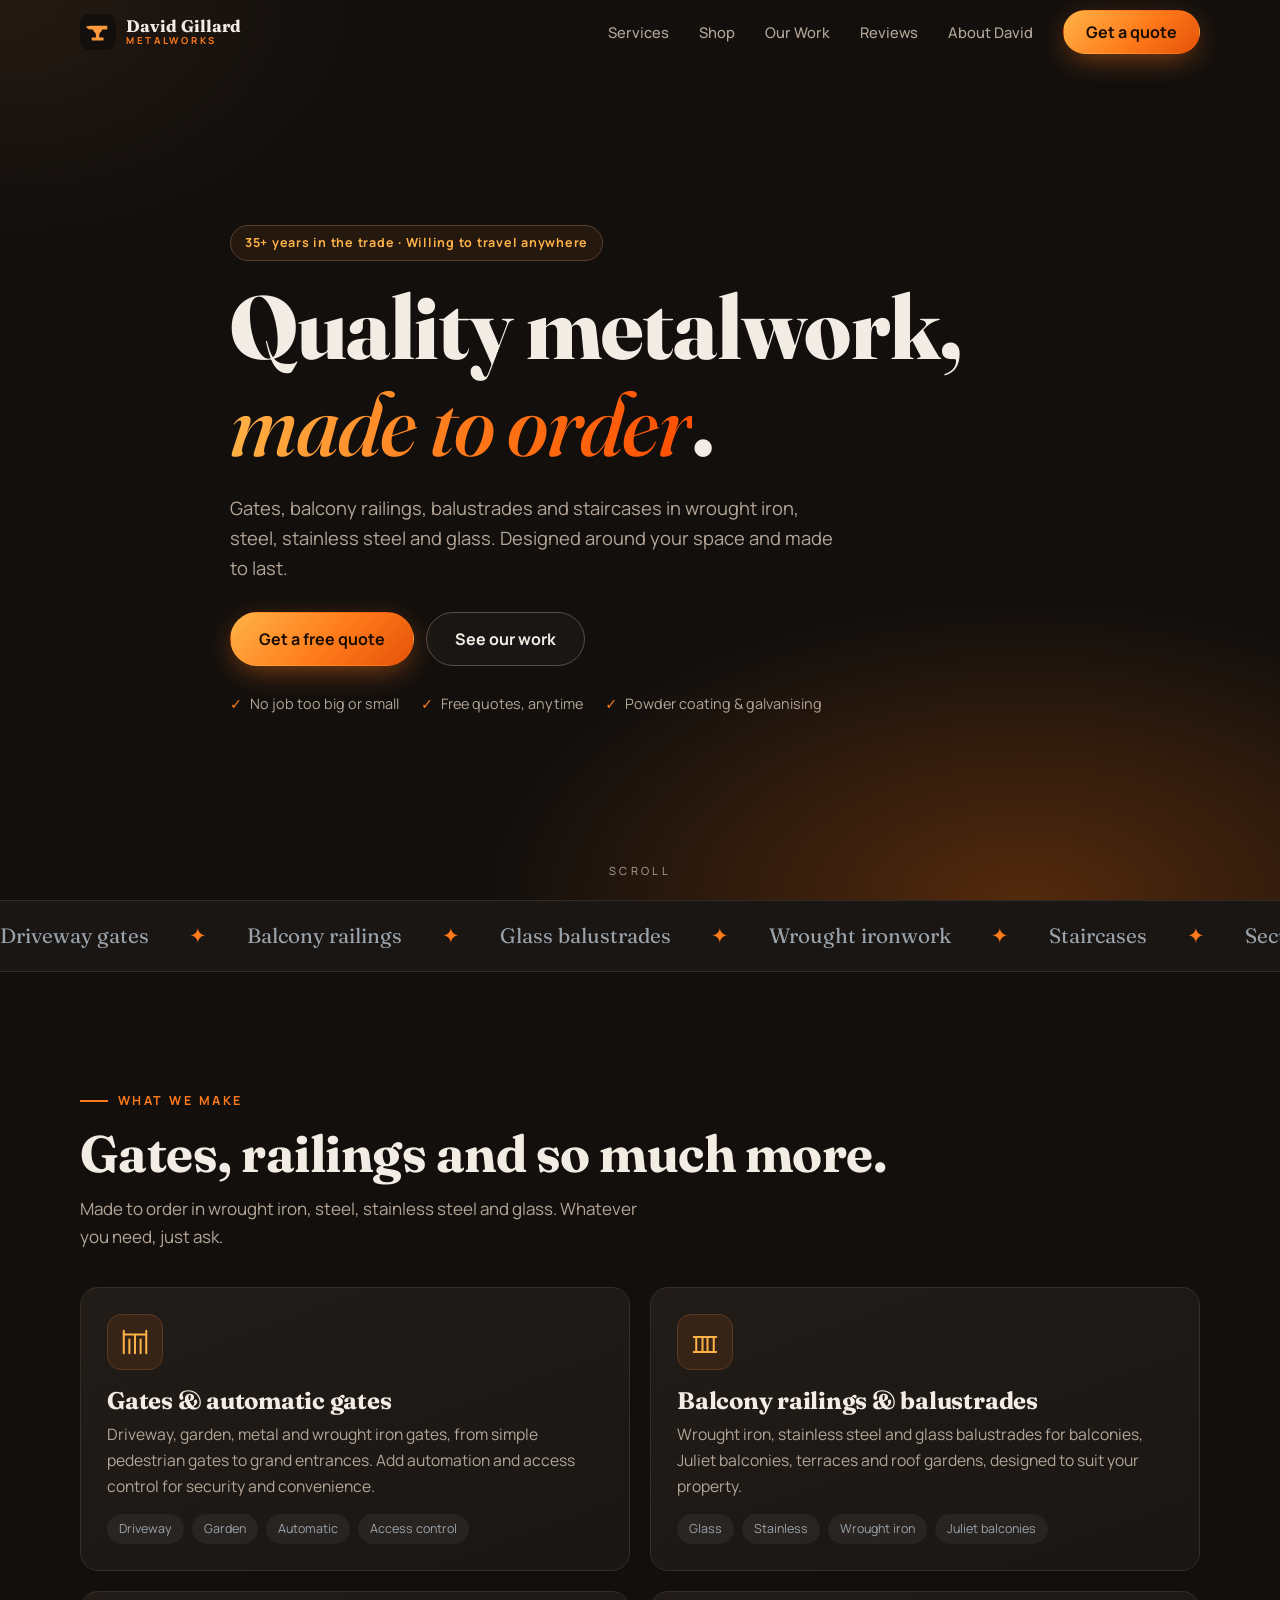
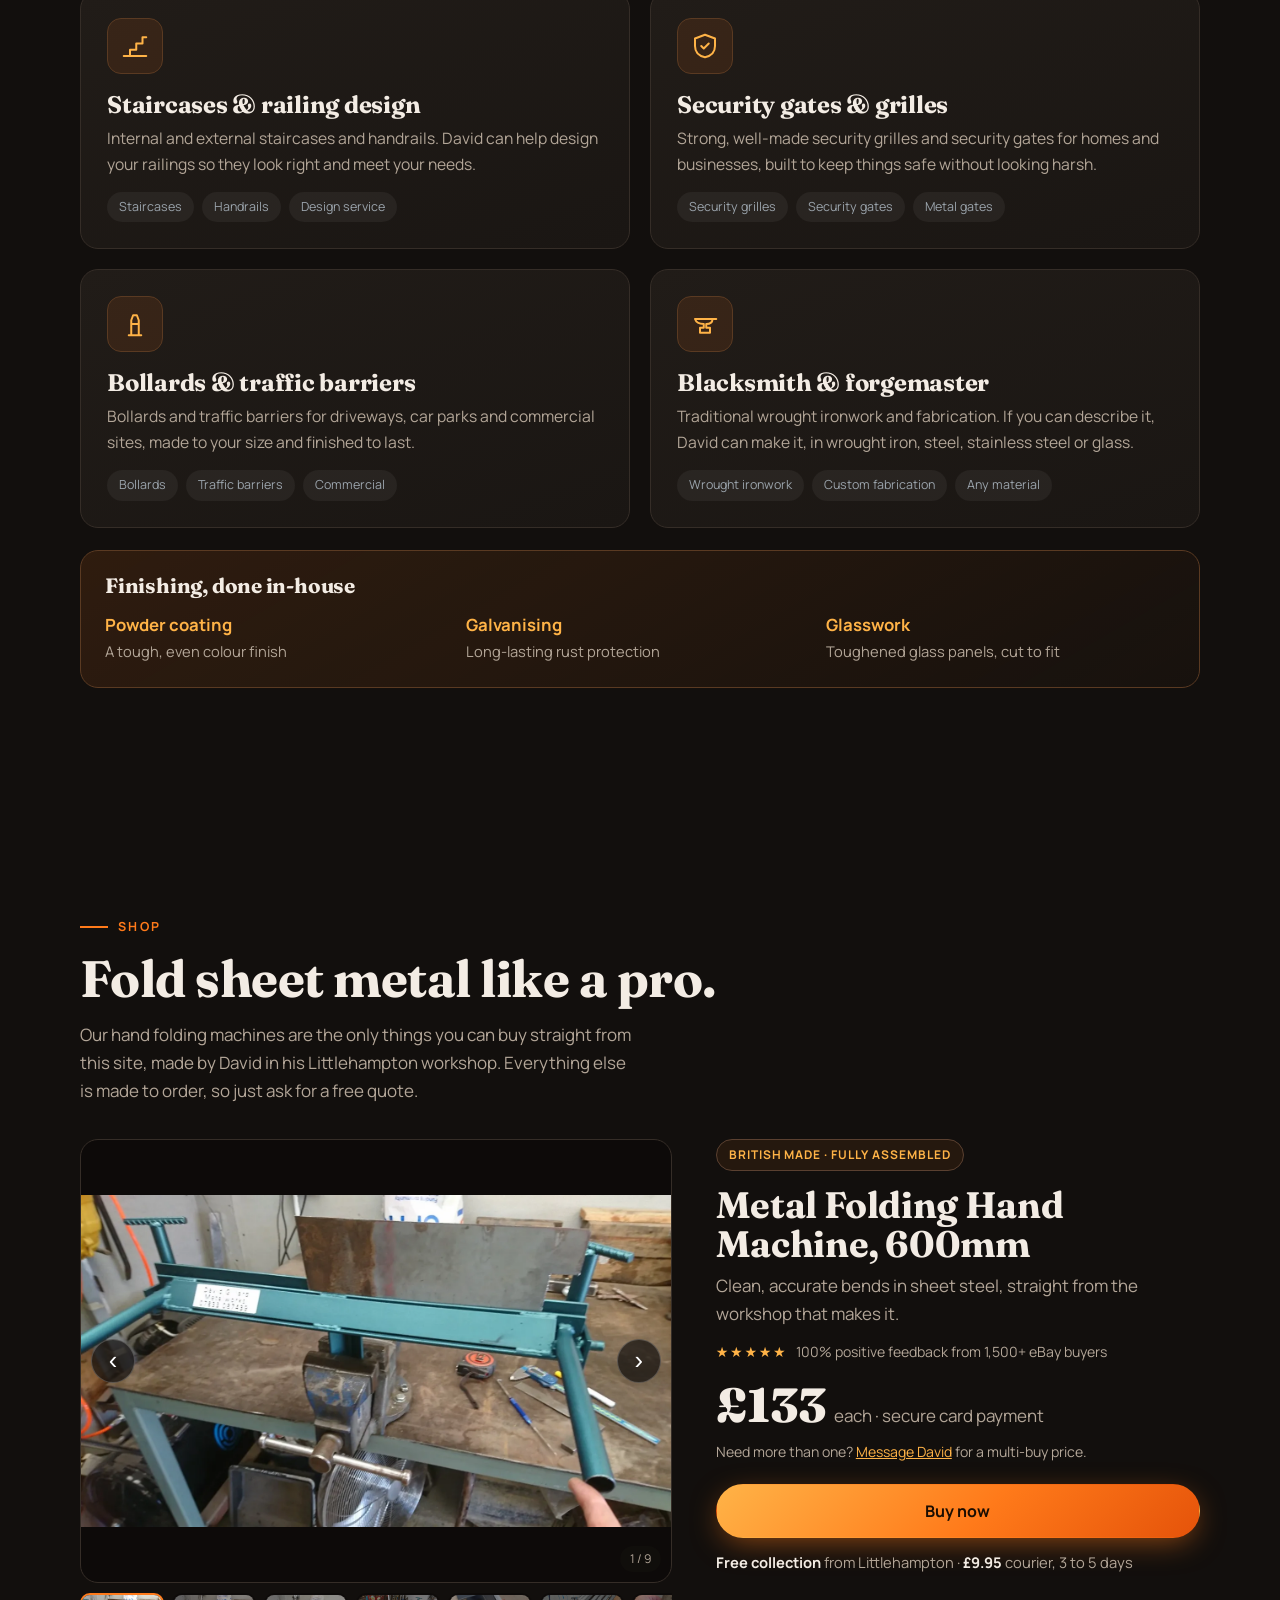
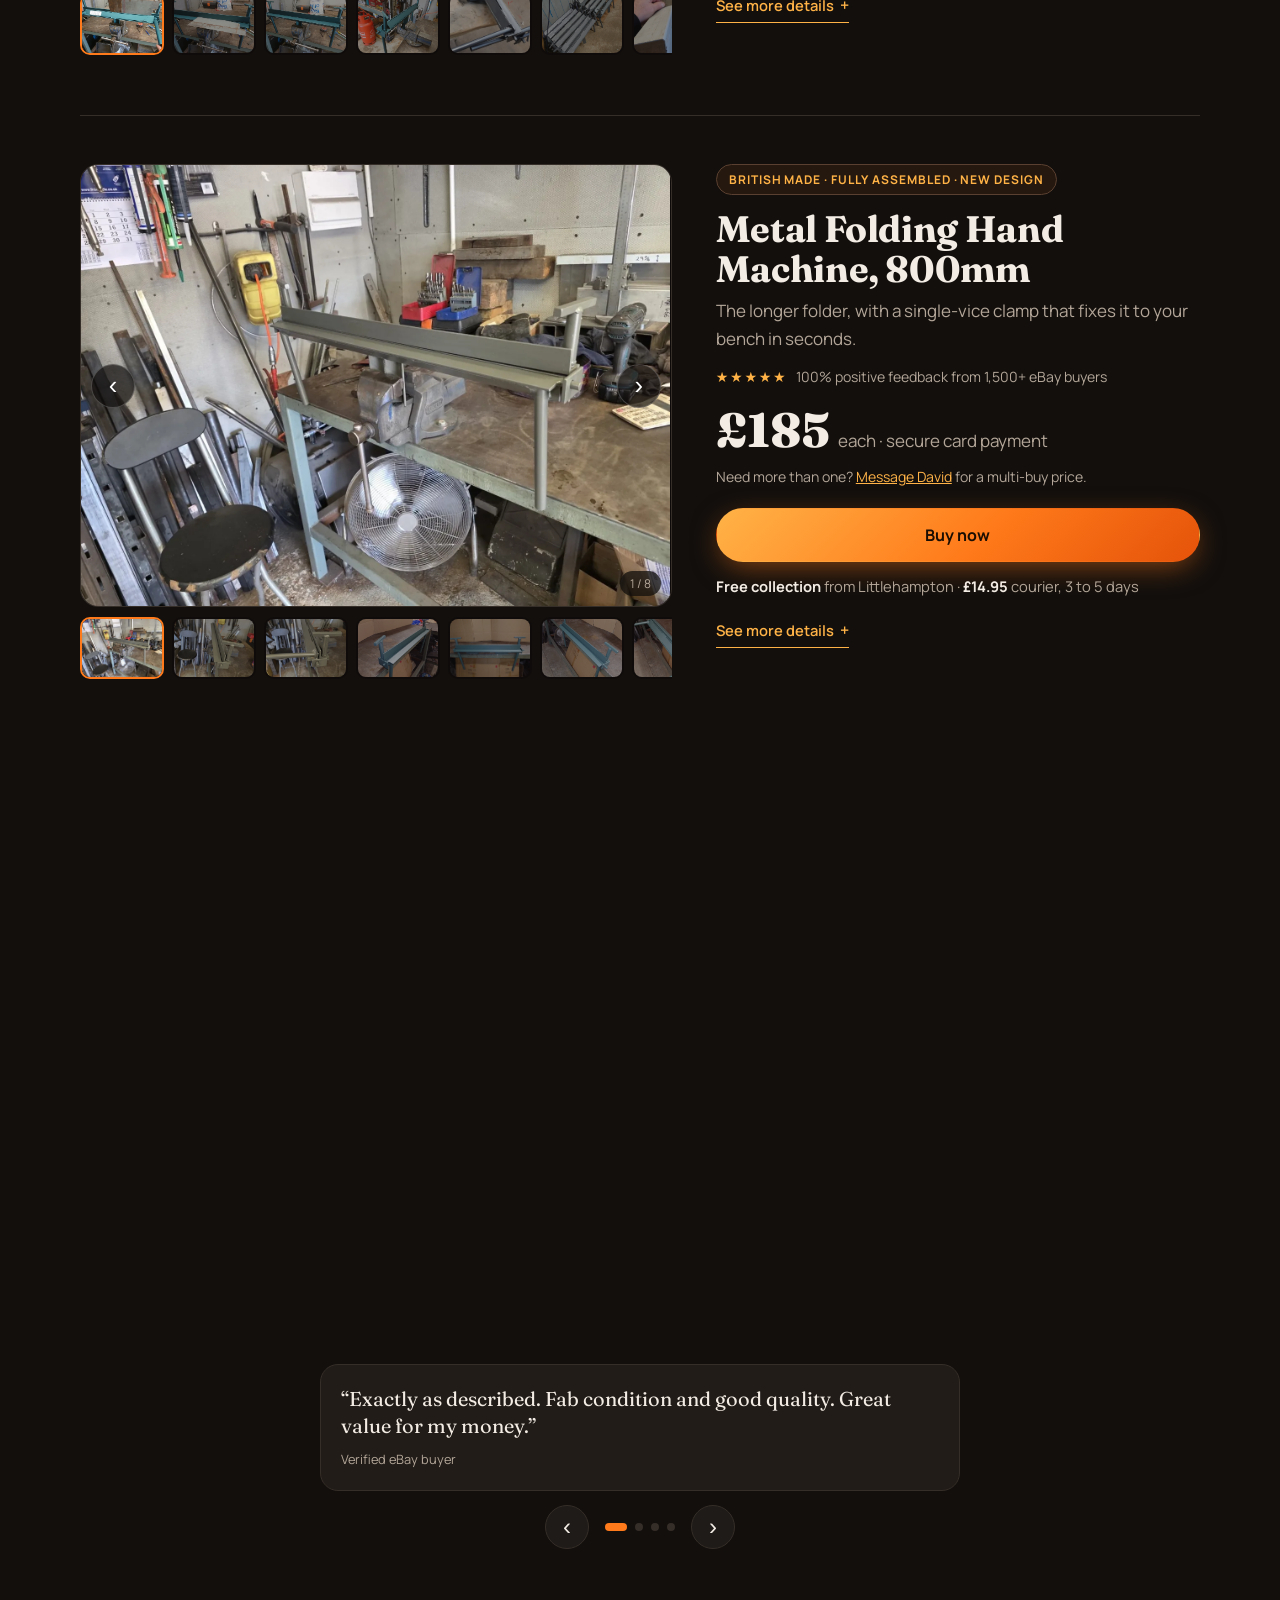
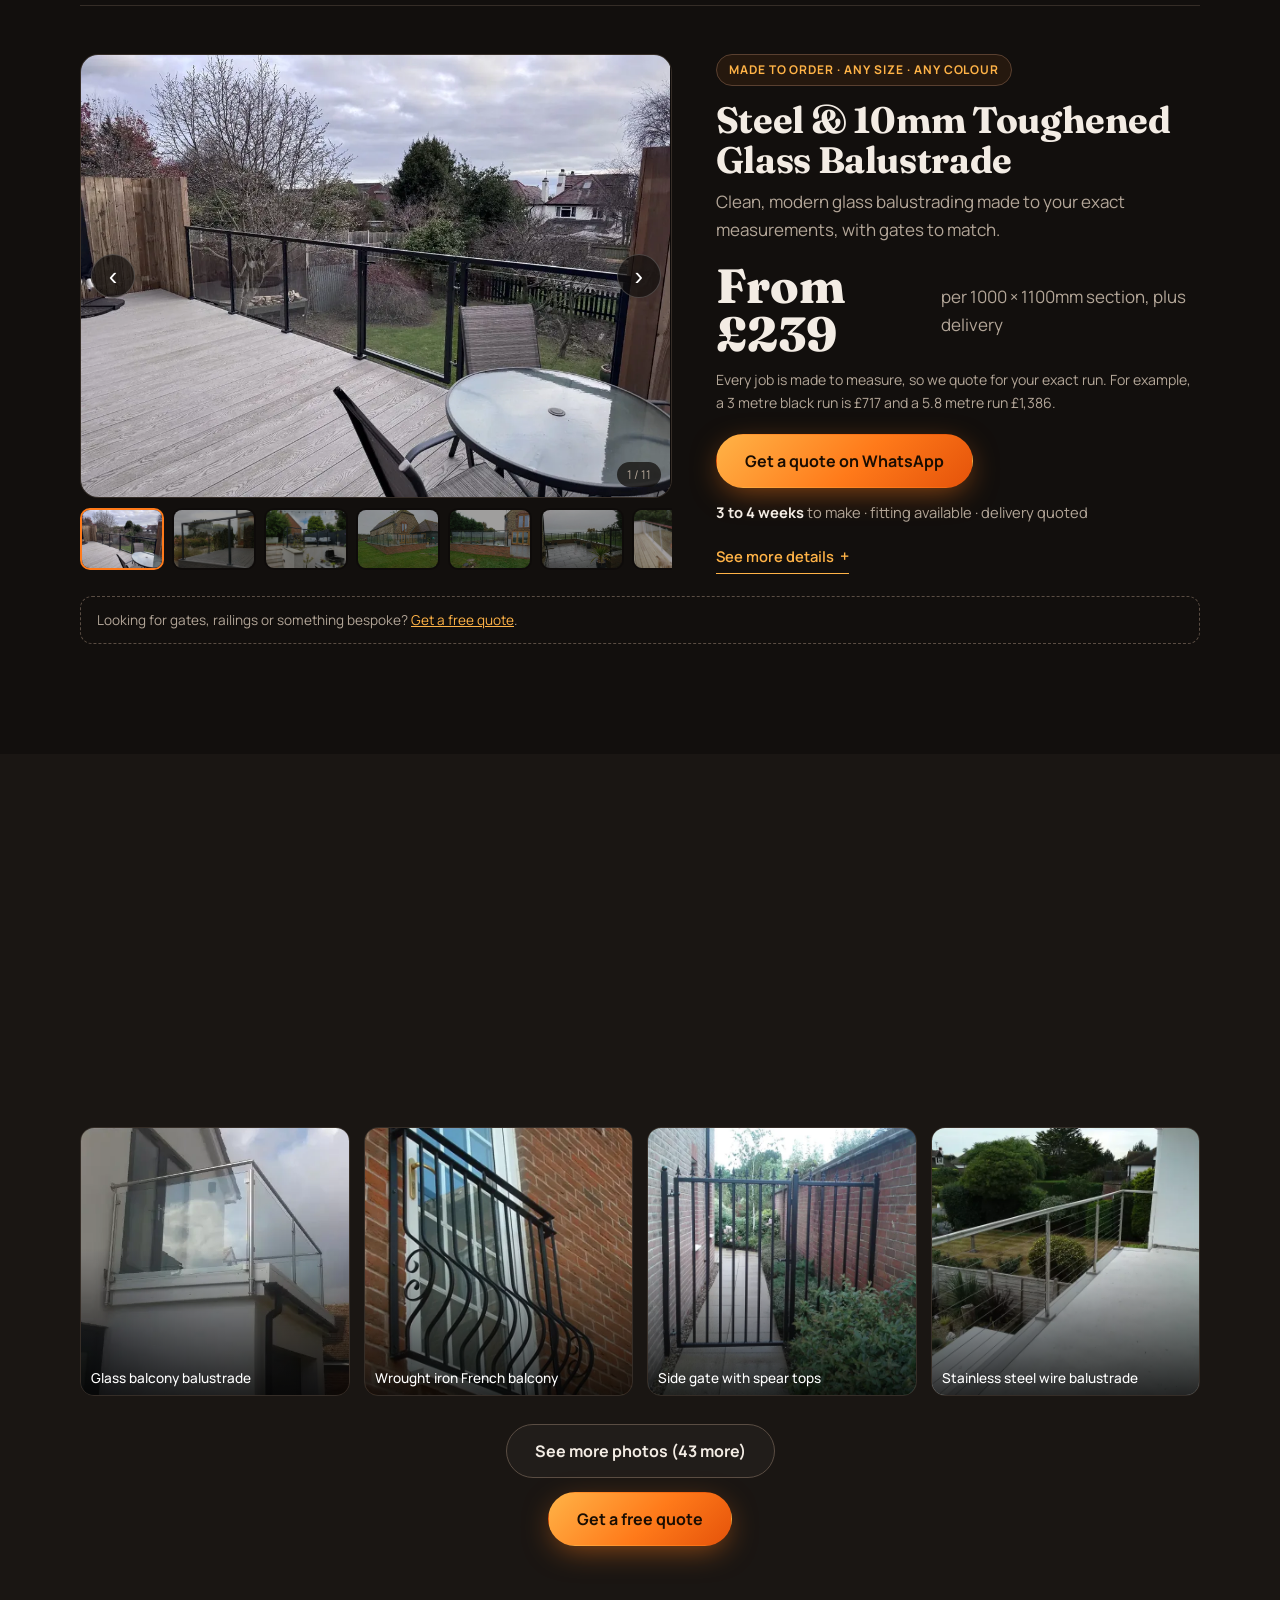
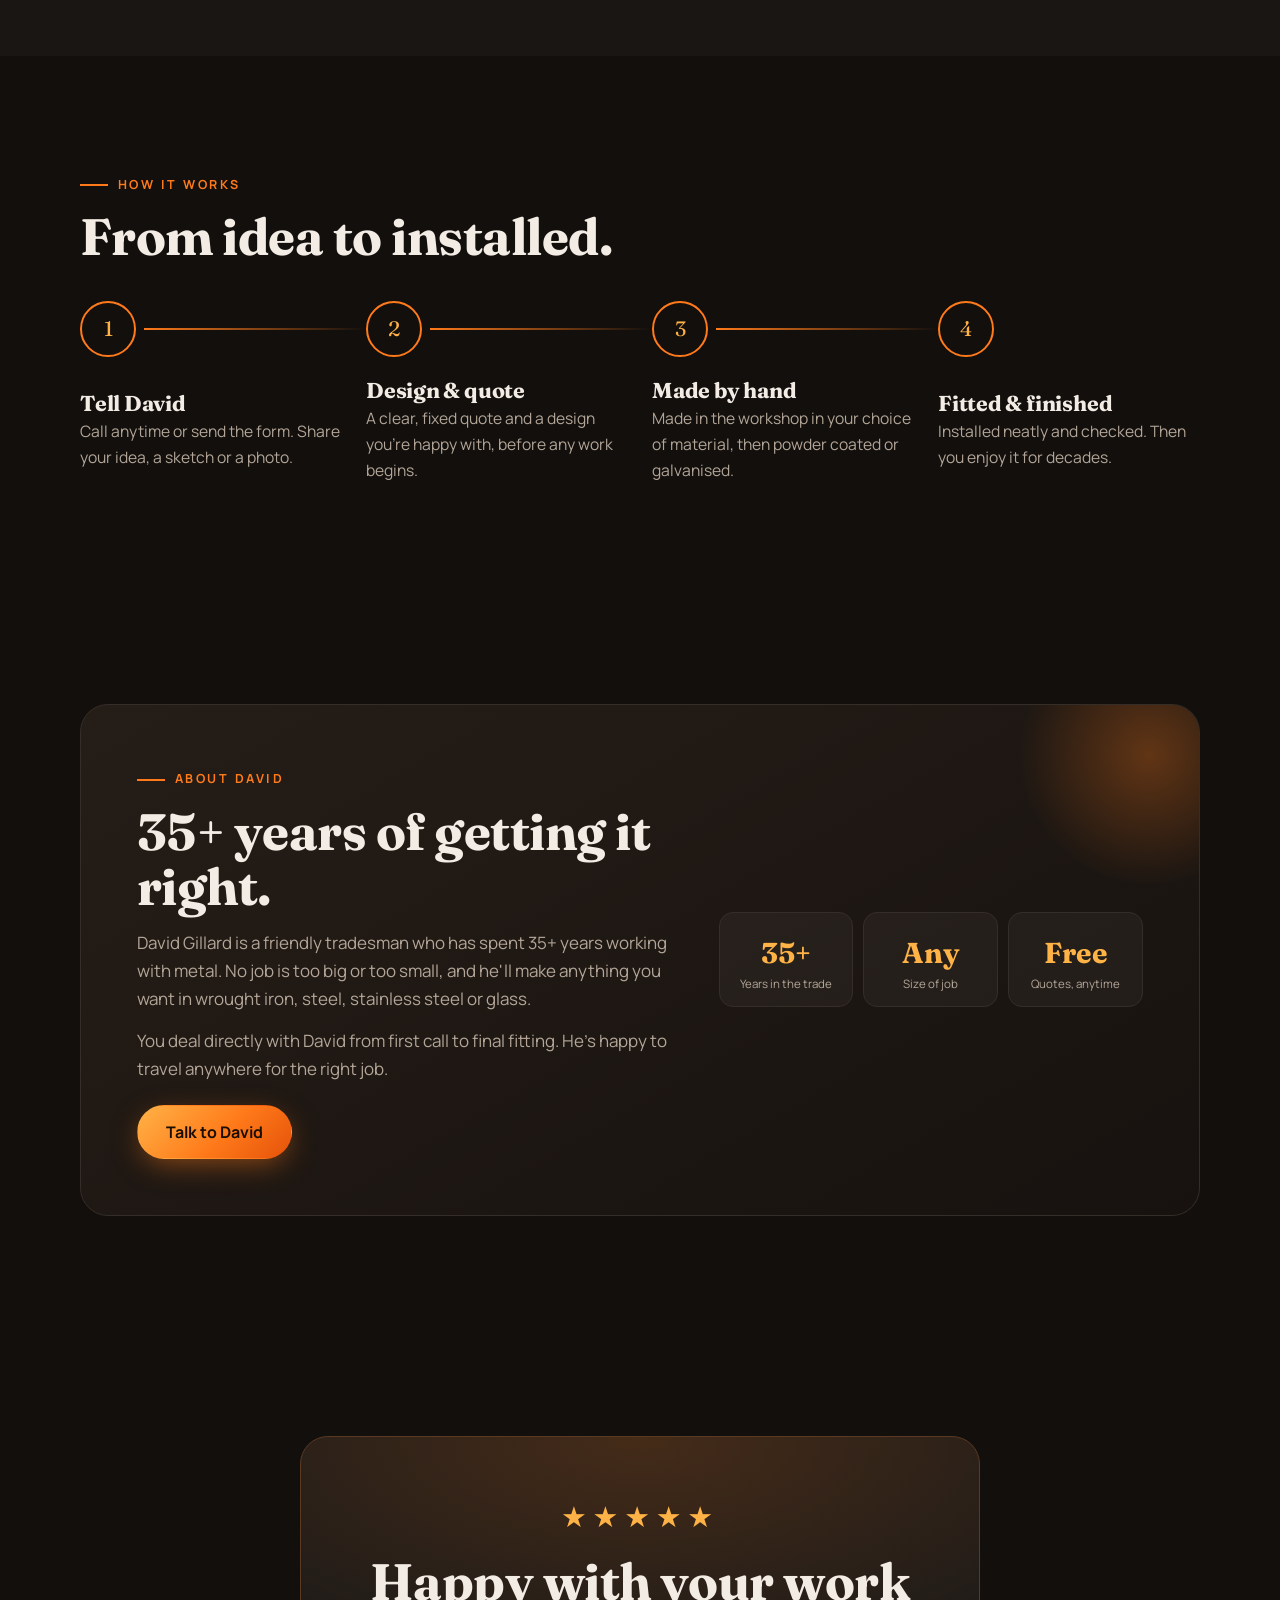
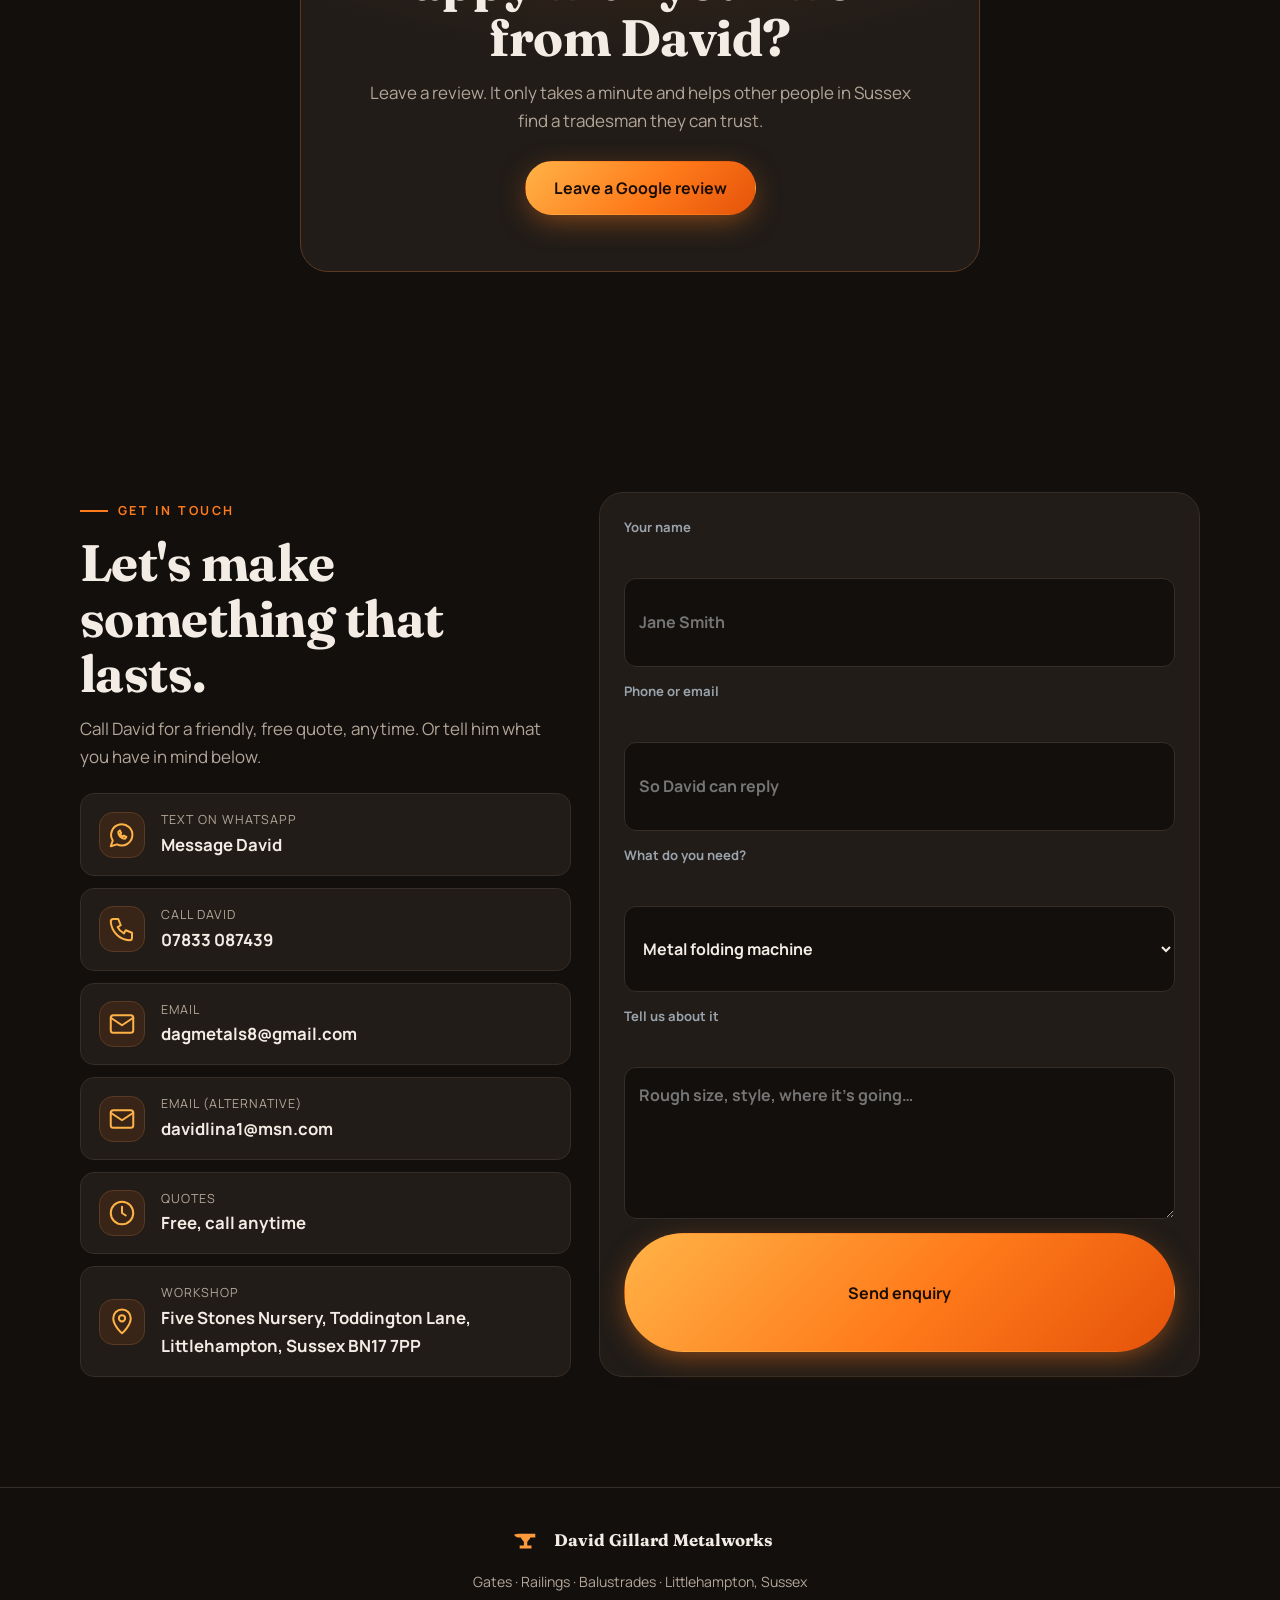
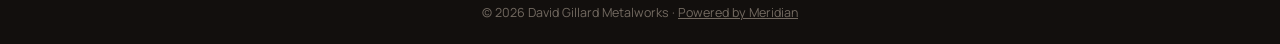
<file: index.html>
<!doctype html>
<html lang="en-GB">
<head>
<meta charset="utf-8">
<meta name="viewport" content="width=device-width,initial-scale=1,viewport-fit=cover">
<title>David Gillard Metalworks | Gates, Railings &amp; Balustrades, Littlehampton</title>
<meta name="description" content="Gates, balcony railings, balustrades, staircases and security metalwork in wrought iron, steel, stainless steel and glass. 35+ years in the trade, based in Littlehampton, West Sussex.">
<meta name="theme-color" content="#120f0d">
<link rel="icon" href="logo-icon.svg" type="image/svg+xml">
<meta property="og:type" content="website">
<meta property="og:title" content="David Gillard Metalworks | Gates, Railings &amp; Balustrades">
<meta property="og:description" content="Gates, balcony railings, balustrades and staircases in wrought iron, steel, stainless steel and glass. 35+ years in the trade. Free quotes.">
<meta property="og:locale" content="en_GB">
<script type="application/ld+json">
{"@context":"https://schema.org","@type":"LocalBusiness","name":"David Gillard Metalworks","description":"Gates, balcony railings, balustrades, staircases and security metalwork in wrought iron, steel, stainless steel and glass.","address":{"@type":"PostalAddress","streetAddress":"Five Stones Nursery, Toddington Lane","addressLocality":"Littlehampton","addressRegion":"West Sussex","postalCode":"BN17 7PP","addressCountry":"GB"}}
</script>
<link rel="preconnect" href="https://fonts.googleapis.com">
<link rel="preconnect" href="https://fonts.gstatic.com" crossorigin>
<link href="https://fonts.googleapis.com/css2?family=Fraunces:opsz,wght@9..144,500;9..144,700;9..144,800&family=Manrope:wght@400;500;700&display=swap" rel="stylesheet">
<link rel="stylesheet" href="css/styles.css">
</head>
<body id="top">

<header>
  <div class="wrap nav">
    <a href="#top" class="logo" aria-label="David Gillard Metalworks home">
      <img src="logo-icon.svg" alt="" width="36" height="36" style="border-radius:9px">
      <span>David Gillard<small>Metalworks</small></span>
    </a>
    <nav class="links">
      <a href="#services">Services</a><a href="#shop">Shop</a><a href="#work">Our Work</a><a href="#reviews">Reviews</a><a href="#about">About David</a>
      <a href="#contact" class="btn btn-fire">Get a quote</a>
    </nav>
    <button class="burger" aria-label="Menu" aria-expanded="false"><span style="display:grid;gap:5px"><i></i><i></i><i></i></span></button>
  </div>
</header>
<div class="drawer" id="drawer">
  <a href="#services">Services</a><a href="#shop">Shop</a><a href="#work">Our Work</a><a href="#reviews">Reviews</a><a href="#about">About David</a><a href="#contact">Contact</a>
  <a class="btn btn-fire" href="tel:07833087439" style="font-family:var(--body);font-size:1.05rem;border:0">Call David</a>
</div>

<main>
<section class="hero">
  <div id="sparks" aria-hidden="true"></div>
  <div class="wrap">
    <div>
      <span class="badge">35+ years in the trade · Willing to travel anywhere</span>
      <h1>Quality metalwork, <em>made to order</em>.</h1>
      <p class="lead">Gates, balcony railings, balustrades and staircases in wrought iron, steel, stainless steel and glass. Designed around your space and made to last.</p>
      <div class="cta">
        <a href="#contact" class="btn btn-fire">Get a free quote</a>
        <a href="#work" class="btn btn-ghost">See our work</a>
      </div>
      <div class="trust"><span>No job too big or small</span><span>Free quotes, anytime</span><span>Powder coating &amp; galvanising</span></div>
    </div>
  </div>
  <div class="scroll">Scroll</div>
</section>

<div class="ticker" aria-hidden="true"><div><span>Driveway gates</span><b>✦</b><span>Balcony railings</span><b>✦</b><span>Glass balustrades</span><b>✦</b><span>Wrought ironwork</span><b>✦</b><span>Staircases</span><b>✦</b><span>Security grilles</span><b>✦</b><span>Powder coating</span><b>✦</b><span>Galvanising</span><b>✦</b><span>Driveway gates</span><b>✦</b><span>Balcony railings</span><b>✦</b><span>Glass balustrades</span><b>✦</b><span>Wrought ironwork</span><b>✦</b><span>Staircases</span><b>✦</b><span>Security grilles</span><b>✦</b><span>Powder coating</span><b>✦</b><span>Galvanising</span><b>✦</b></div></div>

<section id="services">
  <div class="wrap">
    <div class="rv"><span class="eyebrow">What we make</span>
    <h2>Gates, railings and so much more.</h2>
    <p class="lead">Made to order in wrought iron, steel, stainless steel and glass. Whatever you need, just ask.</p></div>
    <div class="grid">
      <article class="card rv"><div class="ico"><svg viewBox="0 0 24 24"><path d="M3 21V6M21 21V6M3 6h18M12 6v15M7.5 21V10M16.5 21V10M3 6l0-3M21 6l0-3"/></svg></div>
        <h3>Gates &amp; automatic gates</h3><p>Driveway, garden, metal and wrought iron gates, from simple pedestrian gates to grand entrances. Add automation and access control for security and convenience.</p>
        <ul><li>Driveway</li><li>Garden</li><li>Automatic</li><li>Access control</li></ul></article>
      <article class="card rv"><div class="ico"><svg viewBox="0 0 24 24"><path d="M3 8h18M5 8v12M10 8v12M14 8v12M19 8v12M3 20h18"/></svg></div>
        <h3>Balcony railings &amp; balustrades</h3><p>Wrought iron, stainless steel and glass balustrades for balconies, Juliet balconies, terraces and roof gardens, designed to suit your property.</p>
        <ul><li>Glass</li><li>Stainless</li><li>Wrought iron</li><li>Juliet balconies</li></ul></article>
      <article class="card rv"><div class="ico"><svg viewBox="0 0 24 24"><path d="M3 20h5v-5h5v-5h5V5h3M3 20h18"/></svg></div>
        <h3>Staircases &amp; railing design</h3><p>Internal and external staircases and handrails. David can help design your railings so they look right and meet your needs.</p>
        <ul><li>Staircases</li><li>Handrails</li><li>Design service</li></ul></article>
      <article class="card rv"><div class="ico"><svg viewBox="0 0 24 24"><path d="M12 3l8 3v6c0 5-3.5 8-8 9-4.5-1-8-4-8-9V6z"/><path d="M9 12l2 2 4-4"/></svg></div>
        <h3>Security gates &amp; grilles</h3><p>Strong, well-made security grilles and security gates for homes and businesses, built to keep things safe without looking harsh.</p>
        <ul><li>Security grilles</li><li>Security gates</li><li>Metal gates</li></ul></article>
      <article class="card rv"><div class="ico"><svg viewBox="0 0 24 24"><path d="M9 21V9l1.5-4h3L15 9v12M7 21h10M9 12h6"/></svg></div>
        <h3>Bollards &amp; traffic barriers</h3><p>Bollards and traffic barriers for driveways, car parks and commercial sites, made to your size and finished to last.</p>
        <ul><li>Bollards</li><li>Traffic barriers</li><li>Commercial</li></ul></article>
      <article class="card rv"><div class="ico"><svg viewBox="0 0 24 24"><path d="M4 8h14c0 3-2 4-5 4v3h3v4H8v-4h3v-3C8 12 5 11 4 8zM18 8h3"/></svg></div>
        <h3>Blacksmith &amp; forgemaster</h3><p>Traditional wrought ironwork and fabrication. If you can describe it, David can make it, in wrought iron, steel, stainless steel or glass.</p>
        <ul><li>Wrought ironwork</li><li>Custom fabrication</li><li>Any material</li></ul></article>
    </div>
    <div class="finish rv">
      <h3>Finishing, done in-house</h3>
      <div class="fin">
        <div><b>Powder coating</b><span>A tough, even colour finish</span></div>
        <div><b>Galvanising</b><span>Long-lasting rust protection</span></div>
        <div><b>Glasswork</b><span>Toughened glass panels, cut to fit</span></div>
      </div>
    </div>
  </div>
</section>

<section id="shop">
  <div class="wrap">
    <div class="rv"><span class="eyebrow">Shop</span>
    <h2>Fold sheet metal like a pro.</h2>
    <p class="lead">Our hand folding machines are the only things you can buy straight from this site, made by David in his Littlehampton workshop. Everything else is made to order, so just ask for a free quote.</p></div>

    <div class="pdp rv" id="folder-600">
      <div class="gal">
        <div class="gmain" data-alts='["Teal hand folding machine with the David Gillard Metalworks label, folding a steel sheet", "Teal hand folding machine with a steel sheet in place", "Teal 600mm hand folding machine, front view", "Teal hand folding machine held in a bench vice, angled view", "Grey hand folding machine close-up showing the welded frame", "A batch of grey hand folding machines made in the workshop", "Sheet steel folded to a right angle, measured with a protractor", "An older folding machine still in daily use", "Close-up of the older folding machine, still working perfectly"]'><img class="gimg" src="images/folder-1.webp" alt="Teal hand folding machine with the David Gillard Metalworks label, folding a steel sheet" width="1400" height="788"><button type="button" class="g-n g-p" aria-label="Previous photo">‹</button><button type="button" class="g-n g-nx" aria-label="Next photo">›</button><span class="gcount">1 / 9</span></div>
        <div class="thumbs"><button type="button" class="pt on" data-i="0" aria-label="Photo 1"><img src="images/folder-1.webp" alt="" loading="lazy"></button><button type="button" class="pt" data-i="1" aria-label="Photo 2"><img src="images/folder-2.webp" alt="" loading="lazy"></button><button type="button" class="pt" data-i="2" aria-label="Photo 3"><img src="images/folder-3.webp" alt="" loading="lazy"></button><button type="button" class="pt" data-i="3" aria-label="Photo 4"><img src="images/folder-4.webp" alt="" loading="lazy"></button><button type="button" class="pt" data-i="4" aria-label="Photo 5"><img src="images/folder-5.webp" alt="" loading="lazy"></button><button type="button" class="pt" data-i="5" aria-label="Photo 6"><img src="images/folder-6.webp" alt="" loading="lazy"></button><button type="button" class="pt" data-i="6" aria-label="Photo 7"><img src="images/folder-7.webp" alt="" loading="lazy"></button><button type="button" class="pt" data-i="7" aria-label="Photo 8"><img src="images/folder-8.webp" alt="" loading="lazy"></button><button type="button" class="pt" data-i="8" aria-label="Photo 9"><img src="images/folder-9.webp" alt="" loading="lazy"></button></div>
      </div>

      <div class="pinfo">
        <span class="tag">British made · Fully assembled</span>
        <h3>Metal Folding Hand Machine, 600mm</h3>
        <p class="sub">Clean, accurate bends in sheet steel, straight from the workshop that makes it.</p>
        <div class="stars-sm" aria-label="100% positive feedback"><span>★★★★★</span> 100% positive feedback from 1,500+ eBay buyers</div>

        <div class="priceblock">
          <span class="price">£133</span><span class="each">each · secure card payment</span>
          <!-- Only add a struck-through "was" price here if £133 is genuinely a reduction from a price actually charged. -->
        </div>
        <p class="multinote">Need more than one? <a href="https://wa.me/447833087439?text=Hi%20David%2C%20can%20I%20get%20a%20multi-buy%20price%20on%20the%20folding%20machine%3F" target="_blank" rel="noopener">Message David</a> for a multi-buy price.</p>

        <div class="buyrow">
          <!-- Stripe: paste David's Payment Link into data-stripe below (see STRIPE-SETUP.md). This is the ONLY place checkout is reachable from. -->
          <button type="button" class="btn btn-fire buy" data-stripe="">Buy now</button>
        </div>
        <p class="buymsg" role="status" hidden>Online checkout is opening soon. To order now, <a href="https://wa.me/447833087439?text=Hi%20David%2C%20I%27d%20like%20to%20order%20the%20folding%20machine." target="_blank" rel="noopener">message David</a> or call 07833 087439.</p>
        <p class="ship"><b>Free collection</b> from Littlehampton · <b>£9.95</b> courier, 3 to 5 days</p>

        <ul class="specs">
          <li>Folds up to <b>600mm (23&quot;)</b> long in <b>1.0mm steel</b></li>
          <li>Thicker pieces can be folded to shorter lengths</li>
          <li>Folds up to <b>90°</b>, and more by turning the top plate</li>
          <li>Very strong construction, not the usual lightweight folder</li>
          <li>Arrives <b>fully assembled</b>, ready to use</li>
          <li>Brand new and made in Britain. An ideal present</li>
        </ul>
        <p class="fine">Colour may differ from the photos.</p>
        <a class="btn btn-ghost" style="margin-top:6px" href="https://wa.me/447833087439?text=Hi%20David%2C%20I%20have%20a%20question%20about%20the%20folding%20machine." target="_blank" rel="noopener">Questions? Message David</a>
      </div>
    </div>

    <div class="pdp rv" id="folder-800">
      <div class="gal">
        <div class="gmain" data-alts='["Grey 800mm hand folding machine clamped in a bench vice", "Grey hand folding machine on a workshop bench", "Close-up of the welded handle and fold plate", "Teal hand folding machine on the bench", "Teal 800mm hand folding machine, front view", "Teal hand folding machine in a bench vice, angled view", "Teal folder close-up showing the slotted top plate", "A batch of grey folding machines made in the workshop"]'><img class="gimg" src="images/folder800-1.webp" alt="Grey 800mm hand folding machine clamped in a bench vice" width="1400" height="1050"><button type="button" class="g-n g-p" aria-label="Previous photo">‹</button><button type="button" class="g-n g-nx" aria-label="Next photo">›</button><span class="gcount">1 / 8</span></div>
        <div class="thumbs"><button type="button" class="pt on" data-i="0" aria-label="Photo 1"><img src="images/folder800-1.webp" alt="" loading="lazy"></button><button type="button" class="pt" data-i="1" aria-label="Photo 2"><img src="images/folder800-2.webp" alt="" loading="lazy"></button><button type="button" class="pt" data-i="2" aria-label="Photo 3"><img src="images/folder800-3.webp" alt="" loading="lazy"></button><button type="button" class="pt" data-i="3" aria-label="Photo 4"><img src="images/folder800-4.webp" alt="" loading="lazy"></button><button type="button" class="pt" data-i="4" aria-label="Photo 5"><img src="images/folder800-5.webp" alt="" loading="lazy"></button><button type="button" class="pt" data-i="5" aria-label="Photo 6"><img src="images/folder800-6.webp" alt="" loading="lazy"></button><button type="button" class="pt" data-i="6" aria-label="Photo 7"><img src="images/folder800-7.webp" alt="" loading="lazy"></button><button type="button" class="pt" data-i="7" aria-label="Photo 8"><img src="images/folder800-8.webp" alt="" loading="lazy"></button></div>
      </div>

      <div class="pinfo">
        <span class="tag">British made · Fully assembled · New design</span>
        <h3>Metal Folding Hand Machine, 800mm</h3>
        <p class="sub">The longer folder, with a single-vice clamp that fixes it to your bench in seconds.</p>
        <div class="stars-sm" aria-label="100% positive feedback"><span>★★★★★</span> 100% positive feedback from 1,500+ eBay buyers</div>

        <div class="priceblock">
          <span class="price">£185</span><span class="each">each · secure card payment</span>
        </div>
        <p class="multinote">Need more than one? <a href="https://wa.me/447833087439?text=Hi%20David%2C%20can%20I%20get%20a%20multi-buy%20price%20on%20the%20800mm%20folding%20machine%3F" target="_blank" rel="noopener">Message David</a> for a multi-buy price.</p>

        <div class="buyrow">
          <!-- Stripe: paste the 800mm Payment Link into data-stripe below (see STRIPE-SETUP.md). Checkout is only reachable from the Buy now buttons. -->
          <button type="button" class="btn btn-fire buy" data-stripe="">Buy now</button>
        </div>
        <p class="buymsg" role="status" hidden>Online checkout is opening soon. To order now, <a href="https://wa.me/447833087439?text=Hi%20David%2C%20I%27d%20like%20to%20order%20the%20800mm%20folding%20machine." target="_blank" rel="noopener">message David</a> or call 07833 087439.</p>
        <p class="ship"><b>Free collection</b> from Littlehampton · <b>£14.95</b> courier, 3 to 5 days</p>

        <ul class="specs">
          <li>Folds up to <b>800mm (30&quot;)</b> long in <b>1.0mm steel</b></li>
          <li>Thicker pieces can be folded to shorter lengths</li>
          <li>Folds up to <b>90°</b>, and more by turning the top plate</li>
          <li><b>Single-vice type</b>: clamps into your bench vice</li>
          <li>Very strong construction, not the usual lightweight folder</li>
          <li>Arrives <b>fully assembled</b>. Brand new and made in Britain</li>
        </ul>
        <p class="fine">Colour may differ from the photos. Looking for the permanent-fix version? See the <a href="#folder-800-bolt" style="color:var(--ember2);text-decoration:underline">bolt-to-bench 800mm</a>, or <a href="https://wa.me/447833087439?text=Hi%20David%2C%20I%27m%20interested%20in%20a%20shorter%20length." target="_blank" rel="noopener" style="color:var(--ember2);text-decoration:underline">ask David</a> about shorter lengths.</p>
        <a class="btn btn-ghost" style="margin-top:6px" href="https://wa.me/447833087439?text=Hi%20David%2C%20I%20have%20a%20question%20about%20the%20800mm%20folding%20machine." target="_blank" rel="noopener">Questions? Message David</a>
      </div>
    </div>


    <div class="pdp rv" id="folder-800-bolt">
      <div class="gal">
        <div class="gmain" data-alts='["Teal 800mm bolt-to-bench folding machine, front view", "Teal folding machine fixed to the edge of a workbench", "Bolt-down feet fixing the machine to the bench", "Teal folding machine on a workbench, angled view", "Close-up of the slotted top plate and welded frame"]'><img class="gimg" src="images/folder800b-1.webp" alt="Teal 800mm bolt-to-bench folding machine, front view" width="1400" height="1050"><button type="button" class="g-n g-p" aria-label="Previous photo">‹</button><button type="button" class="g-n g-nx" aria-label="Next photo">›</button><span class="gcount">1 / 5</span></div>
        <div class="thumbs"><button type="button" class="pt on" data-i="0" aria-label="Photo 1"><img src="images/folder800b-1.webp" alt="" loading="lazy"></button><button type="button" class="pt" data-i="1" aria-label="Photo 2"><img src="images/folder800b-2.webp" alt="" loading="lazy"></button><button type="button" class="pt" data-i="2" aria-label="Photo 3"><img src="images/folder800b-3.webp" alt="" loading="lazy"></button><button type="button" class="pt" data-i="3" aria-label="Photo 4"><img src="images/folder800b-4.webp" alt="" loading="lazy"></button><button type="button" class="pt" data-i="4" aria-label="Photo 5"><img src="images/folder800b-5.webp" alt="" loading="lazy"></button></div>
      </div>

      <div class="pinfo">
        <span class="tag">British made · Fully assembled · New design</span>
        <h3>Metal Folding Hand Machine, 800mm, Bolt to Bench</h3>
        <p class="sub">The permanent-fix version: bolt it to your workbench and it is ready for every job.</p>
        <div class="stars-sm" aria-label="100% positive feedback"><span>★★★★★</span> 100% positive feedback from 1,500+ eBay buyers</div>

        <div class="priceblock">
          <span class="price">£185</span><span class="each">each · secure card payment</span>
        </div>
        <p class="multinote">Need more than one? <a href="https://wa.me/447833087439?text=Hi%20David%2C%20can%20I%20get%20a%20multi-buy%20price%20on%20the%20bolt-to-bench%20folding%20machine%3F" target="_blank" rel="noopener">Message David</a> for a multi-buy price.</p>

        <div class="buyrow">
          <!-- Stripe: paste the 800mm bolt-to-bench Payment Link into data-stripe below (see STRIPE-SETUP.md). Checkout is only reachable from the Buy now buttons. -->
          <button type="button" class="btn btn-fire buy" data-stripe="">Buy now</button>
        </div>
        <p class="buymsg" role="status" hidden>Online checkout is opening soon. To order now, <a href="https://wa.me/447833087439?text=Hi%20David%2C%20I%27d%20like%20to%20order%20the%20800mm%20bolt-to-bench%20folding%20machine." target="_blank" rel="noopener">message David</a> or call 07833 087439.</p>
        <p class="ship"><b>Free collection</b> from Littlehampton · <b>£14.95</b> courier, 3 to 5 days</p>

        <ul class="specs">
          <li>Folds up to <b>800mm (30&quot;)</b> long in <b>1.0mm steel</b></li>
          <li>Thicker pieces can be folded to shorter lengths</li>
          <li>Folds up to <b>90°</b>, and more by turning the top plate</li>
          <li><b>Bolt-to-bench type</b>: a permanent fix if required</li>
          <li>Very strong construction, not the usual lightweight folder</li>
          <li>Arrives <b>fully assembled</b>. Brand new and made in Britain</li>
        </ul>
        <p class="fine">Colour may differ from the photos. Prefer to use a vice? See the <a href="#folder-800" style="color:var(--ember2);text-decoration:underline">single-vice 800mm</a>, or <a href="https://wa.me/447833087439?text=Hi%20David%2C%20I%27m%20interested%20in%20a%20shorter%20length." target="_blank" rel="noopener" style="color:var(--ember2);text-decoration:underline">ask David</a> about shorter lengths.</p>
        <a class="btn btn-ghost" style="margin-top:6px" href="https://wa.me/447833087439?text=Hi%20David%2C%20I%20have%20a%20question%20about%20the%20bolt-to-bench%20folding%20machine." target="_blank" rel="noopener">Questions? Message David</a>
      </div>
    </div>


    <div class="proof rv" id="proof" aria-roledescription="carousel" aria-label="Customer reviews">
      <div class="ptrack"><figure><blockquote>&ldquo;Exactly as described. Fab condition and good quality. Great value for my money.&rdquo;</blockquote><figcaption>Verified eBay buyer</figcaption></figure><figure><blockquote>&ldquo;Very substantial piece of equipment, well made!&rdquo;</blockquote><figcaption>Verified eBay buyer</figcaption></figure><figure><blockquote>&ldquo;Quick delivery, thanks.&rdquo;</blockquote><figcaption>Verified eBay buyer</figcaption></figure><figure><blockquote>&ldquo;Works well. As description.&rdquo;</blockquote><figcaption>Verified eBay buyer</figcaption></figure></div>
      <div class="pnav"><button type="button" class="pa" id="pprev" aria-label="Previous review">‹</button><span class="pdots" id="pdots"></span><button type="button" class="pa" id="pnext" aria-label="Next review">›</button></div>
    </div>

    <div class="pdp rv" id="glass-balustrade">
      <div class="gal">
        <div class="gmain" data-alts='["Frameless glass balustrade on a composite deck", "Glass balustrade on a decked terrace", "Glass balustrade around a garden seating area", "Glass balustrade on a brick terrace wall", "Glass balustrade, front view", "Glass balustrade along a granite patio", "Glass balustrade with a red handrail", "Glass balustrade with a matching glass gate", "Glass balustrade on a timber deck", "Corner post close-up with 10mm toughened glass", "Glass balustrade on a decked terrace overlooking a garden"]'><img class="gimg" src="images/glass-1.webp" alt="Frameless glass balustrade on a composite deck" width="960" height="720"><button type="button" class="g-n g-p" aria-label="Previous photo">‹</button><button type="button" class="g-n g-nx" aria-label="Next photo">›</button><span class="gcount">1 / 11</span></div>
        <div class="thumbs"><button type="button" class="pt on" data-i="0" aria-label="Photo 1"><img src="images/glass-1.webp" alt="" loading="lazy"></button><button type="button" class="pt" data-i="1" aria-label="Photo 2"><img src="images/glass-2.webp" alt="" loading="lazy"></button><button type="button" class="pt" data-i="2" aria-label="Photo 3"><img src="images/glass-3.webp" alt="" loading="lazy"></button><button type="button" class="pt" data-i="3" aria-label="Photo 4"><img src="images/glass-4.webp" alt="" loading="lazy"></button><button type="button" class="pt" data-i="4" aria-label="Photo 5"><img src="images/glass-5.webp" alt="" loading="lazy"></button><button type="button" class="pt" data-i="5" aria-label="Photo 6"><img src="images/glass-6.webp" alt="" loading="lazy"></button><button type="button" class="pt" data-i="6" aria-label="Photo 7"><img src="images/glass-7.webp" alt="" loading="lazy"></button><button type="button" class="pt" data-i="7" aria-label="Photo 8"><img src="images/glass-8.webp" alt="" loading="lazy"></button><button type="button" class="pt" data-i="8" aria-label="Photo 9"><img src="images/glass-9.webp" alt="" loading="lazy"></button><button type="button" class="pt" data-i="9" aria-label="Photo 10"><img src="images/glass-10.webp" alt="" loading="lazy"></button><button type="button" class="pt" data-i="10" aria-label="Photo 11"><img src="images/glass-11.webp" alt="" loading="lazy"></button></div>
      </div>
      <div class="pinfo">
        <span class="tag">Made to order · Any size · Any colour</span>
        <h3>Steel &amp; 10mm Toughened Glass Balustrade</h3>
        <p class="sub">Clean, modern glass balustrading made to your exact measurements, with gates to match.</p>
        <div class="priceblock"><span class="price">From £239</span><span class="each">per 1000 × 1100mm section, plus delivery</span></div>
        <p class="multinote">Every job is made to measure, so we quote for your exact run. For example, a 3 metre black run is £717 and a 5.8 metre run £1,386.</p>
        <div class="buyrow"><a class="btn btn-fire" href="https://wa.me/447833087439?text=Hi%20David%2C%20I%27d%20like%20a%20quote%20for%20glass%20balustrading." target="_blank" rel="noopener">Get a quote on WhatsApp</a></div>
        <p class="ship"><b>3 to 4 weeks</b> to make · fitting available · delivery quoted</p>
        <ul class="specs">
          <li><b>10mm toughened glass</b>, kite-marked to British Standard</li>
          <li>Meets all Building Regulations</li>
          <li>Frames <b>shot blasted, galvanised and powder coated</b> in any colour: greys, black, white and more</li>
          <li>Standard section <b>1000 × 1100mm</b>, any other size on request</li>
          <li>Matching gates available</li>
          <li>Very good quality, made in David&#39;s Littlehampton workshop</li>
        </ul>
        <p class="fine">Prices are a guide and depend on size, colour and delivery.</p>
        <a class="btn btn-ghost" style="margin-top:6px" href="#contact">Request a free quote</a>
      </div>
    </div>

    <p class="note" style="margin-top:18px">Looking for gates, railings or something bespoke? <a href="#contact" style="color:var(--ember2);text-decoration:underline">Get a free quote</a>.</p>
  </div>
</section>

<section id="work" class="work">
  <div class="wrap">
    <div class="rv"><span class="eyebrow">Our work</span>
    <h2>Recent projects.</h2>
    <p class="lead">A selection of gates, balconies and balustrades David has made and fitted. Tap any photo to enlarge.</p></div>
    <div class="filters rv" role="tablist">
      <button class="chip on" data-f="all">All</button><button class="chip" data-f="glass">Glass</button><button class="chip" data-f="iron">Wrought iron</button><button class="chip" data-f="stainless">Stainless steel</button><button class="chip" data-f="custom">Custom builds</button>
    </div>
    <div class="shots" id="shots"><button class="shot" data-cat="glass" data-cap="Glass balcony balustrade" aria-label="View: Glass balcony balustrade"><img src="images/1.webp" width="800" height="450" loading="lazy" alt="Glass balcony balustrade"><span>Glass balcony balustrade</span></button><button class="shot" data-cat="iron" data-cap="Wrought iron French balcony" aria-label="View: Wrought iron French balcony"><img src="images/5.webp" width="800" height="600" loading="lazy" alt="Wrought iron French balcony"><span>Wrought iron French balcony</span></button><button class="shot" data-cat="iron" data-cap="Side gate with spear tops" aria-label="View: Side gate with spear tops"><img src="images/7.webp" width="800" height="600" loading="lazy" alt="Side gate with spear tops"><span>Side gate with spear tops</span></button><button class="shot" data-cat="stainless" data-cap="Stainless steel wire balustrade" aria-label="View: Stainless steel wire balustrade"><img src="images/15.webp" width="800" height="600" loading="lazy" alt="Stainless steel wire balustrade"><span>Stainless steel wire balustrade</span></button><button class="shot" hidden data-cat="glass" data-cap="Glass garden balustrade" aria-label="View: Glass garden balustrade"><img src="images/3.webp" width="800" height="450" loading="lazy" alt="Glass garden balustrade"><span>Glass garden balustrade</span></button><button class="shot" hidden data-cat="iron" data-cap="Scrollwork garden gate" aria-label="View: Scrollwork garden gate"><img src="images/17.webp" width="600" height="800" loading="lazy" alt="Scrollwork garden gate"><span>Scrollwork garden gate</span></button><button class="shot" hidden data-cat="glass" data-cap="Glass Juliet balcony" aria-label="View: Glass Juliet balcony"><img src="images/12.webp" width="800" height="533" loading="lazy" alt="Glass Juliet balcony"><span>Glass Juliet balcony</span></button><button class="shot" hidden data-cat="stainless" data-cap="Stainless steel handrails, event venue" aria-label="View: Stainless steel handrails, event venue"><img src="images/4.webp" width="800" height="600" loading="lazy" alt="Stainless steel handrails, event venue"><span>Stainless steel handrails, event venue</span></button><button class="shot" hidden data-cat="iron" data-cap="Wrought iron Juliet balcony" aria-label="View: Wrought iron Juliet balcony"><img src="images/9.webp" width="800" height="600" loading="lazy" alt="Wrought iron Juliet balcony"><span>Wrought iron Juliet balcony</span></button><button class="shot" hidden data-cat="glass" data-cap="Glass terrace balustrade" aria-label="View: Glass terrace balustrade"><img src="images/10.webp" width="800" height="450" loading="lazy" alt="Glass terrace balustrade"><span>Glass terrace balustrade</span></button><button class="shot" hidden data-cat="iron" data-cap="Front door railings" aria-label="View: Front door railings"><img src="images/8.webp" width="800" height="600" loading="lazy" alt="Front door railings"><span>Front door railings</span></button><button class="shot" hidden data-cat="stainless" data-cap="Stainless wire balcony" aria-label="View: Stainless wire balcony"><img src="images/18.webp" width="800" height="600" loading="lazy" alt="Stainless wire balcony"><span>Stainless wire balcony</span></button><button class="shot" hidden data-cat="glass" data-cap="Glass stairwell balustrade" aria-label="View: Glass stairwell balustrade"><img src="images/2.webp" width="800" height="450" loading="lazy" alt="Glass stairwell balustrade"><span>Glass stairwell balustrade</span></button><button class="shot" hidden data-cat="iron" data-cap="Railings with brass finials" aria-label="View: Railings with brass finials"><img src="images/16.webp" width="800" height="450" loading="lazy" alt="Railings with brass finials"><span>Railings with brass finials</span></button><button class="shot" hidden data-cat="glass" data-cap="Roof terrace balustrade" aria-label="View: Roof terrace balustrade"><img src="images/6.webp" width="800" height="600" loading="lazy" alt="Roof terrace balustrade"><span>Roof terrace balustrade</span></button><button class="shot" hidden data-cat="iron" data-cap="Wrought iron Juliet balconies" aria-label="View: Wrought iron Juliet balconies"><img src="images/19.webp" width="800" height="600" loading="lazy" alt="Wrought iron Juliet balconies"><span>Wrought iron Juliet balconies</span></button><button class="shot" hidden data-cat="glass" data-cap="Glass balcony" aria-label="View: Glass balcony"><img src="images/13.webp" width="800" height="450" loading="lazy" alt="Glass balcony"><span>Glass balcony</span></button><button class="shot" hidden data-cat="iron" data-cap="Wrought iron railing panel" aria-label="View: Wrought iron railing panel"><img src="images/11.webp" width="800" height="665" loading="lazy" alt="Wrought iron railing panel"><span>Wrought iron railing panel</span></button><button class="shot" hidden data-cat="glass" data-cap="Glass walkway balustrade" aria-label="View: Glass walkway balustrade"><img src="images/20.webp" width="800" height="419" loading="lazy" alt="Glass walkway balustrade"><span>Glass walkway balustrade</span></button><button class="shot" hidden data-cat="glass" data-cap="Glass and stainless panel, made in the workshop" aria-label="View: Glass and stainless panel, made in the workshop"><img src="images/14.webp" width="800" height="602" loading="lazy" alt="Glass and stainless panel, made in the workshop"><span>Glass and stainless panel, made in the workshop</span></button><button class="shot" hidden data-cat="stainless" data-cap="Stainless steel catering trailer fit-out" aria-label="View: Stainless steel catering trailer fit-out"><img src="images/30.webp" width="900" height="1200" loading="lazy" alt="Stainless steel catering trailer fit-out"><span>Stainless steel catering trailer fit-out</span></button><button class="shot" hidden data-cat="stainless" data-cap="Stainless steel kitchen units" aria-label="View: Stainless steel kitchen units"><img src="images/31.webp" width="1200" height="900" loading="lazy" alt="Stainless steel kitchen units"><span>Stainless steel kitchen units</span></button><button class="shot" hidden data-cat="stainless" data-cap="Stainless steel worktops and sink" aria-label="View: Stainless steel worktops and sink"><img src="images/32.webp" width="900" height="1200" loading="lazy" alt="Stainless steel worktops and sink"><span>Stainless steel worktops and sink</span></button><button class="shot" hidden data-cat="iron" data-cap="Black railings and handrail to patio steps" aria-label="View: Black railings and handrail to patio steps"><img src="images/33.webp" width="1200" height="900" loading="lazy" alt="Black railings and handrail to patio steps"><span>Black railings and handrail to patio steps</span></button><button class="shot" hidden data-cat="glass" data-cap="Frosted glass side gate" aria-label="View: Frosted glass side gate"><img src="images/34.webp" width="900" height="1200" loading="lazy" alt="Frosted glass side gate"><span>Frosted glass side gate</span></button><button class="shot" hidden data-cat="custom" data-cap="Custom-built box trailer" aria-label="View: Custom-built box trailer"><img src="images/35.webp" width="1200" height="900" loading="lazy" alt="Custom-built box trailer"><span>Custom-built box trailer</span></button><button class="shot" hidden data-cat="iron" data-cap="Palisade gate in a custom colour" aria-label="View: Palisade gate in a custom colour"><img src="images/36.webp" width="1200" height="900" loading="lazy" alt="Palisade gate in a custom colour"><span>Palisade gate in a custom colour</span></button><button class="shot" hidden data-cat="iron" data-cap="Balcony railings with scroll collars" aria-label="View: Balcony railings with scroll collars"><img src="images/37.webp" width="1200" height="900" loading="lazy" alt="Balcony railings with scroll collars"><span>Balcony railings with scroll collars</span></button><button class="shot" hidden data-cat="iron" data-cap="Balcony railings, side view" aria-label="View: Balcony railings, side view"><img src="images/38.webp" width="1200" height="900" loading="lazy" alt="Balcony railings, side view"><span>Balcony railings, side view</span></button><button class="shot" hidden data-cat="glass" data-cap="Frosted glass gate, open" aria-label="View: Frosted glass gate, open"><img src="images/39.webp" width="900" height="1200" loading="lazy" alt="Frosted glass gate, open"><span>Frosted glass gate, open</span></button><button class="shot" hidden data-cat="iron" data-cap="Juliet balcony railing with harbour view" aria-label="View: Juliet balcony railing with harbour view"><img src="images/40.webp" width="900" height="1200" loading="lazy" alt="Juliet balcony railing with harbour view"><span>Juliet balcony railing with harbour view</span></button><button class="shot" hidden data-cat="iron" data-cap="Long railing run along a terrace" aria-label="View: Long railing run along a terrace"><img src="images/41.webp" width="900" height="1200" loading="lazy" alt="Long railing run along a terrace"><span>Long railing run along a terrace</span></button><button class="shot" hidden data-cat="iron" data-cap="Cantilever balcony railings" aria-label="View: Cantilever balcony railings"><img src="images/42.webp" width="1200" height="900" loading="lazy" alt="Cantilever balcony railings"><span>Cantilever balcony railings</span></button><button class="shot" hidden data-cat="custom" data-cap="Vintage globe on a new steel stand" aria-label="View: Vintage globe on a new steel stand"><img src="images/43.webp" width="900" height="1200" loading="lazy" alt="Vintage globe on a new steel stand"><span>Vintage globe on a new steel stand</span></button><button class="shot" hidden data-cat="iron" data-cap="Spear-top front railings" aria-label="View: Spear-top front railings"><img src="images/44.webp" width="900" height="1200" loading="lazy" alt="Spear-top front railings"><span>Spear-top front railings</span></button><button class="shot" hidden data-cat="iron" data-cap="Spear-top pedestrian gate" aria-label="View: Spear-top pedestrian gate"><img src="images/45.webp" width="1200" height="900" loading="lazy" alt="Spear-top pedestrian gate"><span>Spear-top pedestrian gate</span></button><button class="shot" hidden data-cat="iron" data-cap="Spear-top railings along a wall" aria-label="View: Spear-top railings along a wall"><img src="images/46.webp" width="1200" height="900" loading="lazy" alt="Spear-top railings along a wall"><span>Spear-top railings along a wall</span></button><button class="shot" hidden data-cat="glass" data-cap="Glass balustrade on a brick parapet" aria-label="View: Glass balustrade on a brick parapet"><img src="images/47.webp" width="1200" height="900" loading="lazy" alt="Glass balustrade on a brick parapet"><span>Glass balustrade on a brick parapet</span></button><button class="shot" hidden data-cat="glass" data-cap="Glass balustrade, corner view" aria-label="View: Glass balustrade, corner view"><img src="images/48.webp" width="1200" height="900" loading="lazy" alt="Glass balustrade, corner view"><span>Glass balustrade, corner view</span></button><button class="shot" hidden data-cat="iron" data-cap="Grey terrace and balcony railings" aria-label="View: Grey terrace and balcony railings"><img src="images/49.webp" width="1200" height="900" loading="lazy" alt="Grey terrace and balcony railings"><span>Grey terrace and balcony railings</span></button><button class="shot" hidden data-cat="iron" data-cap="Black railings to a front garden" aria-label="View: Black railings to a front garden"><img src="images/51.webp" width="1170" height="1125" loading="lazy" alt="Black railings to a front garden"><span>Black railings to a front garden</span></button><button class="shot" hidden data-cat="iron" data-cap="Ball-top front garden railings" aria-label="View: Ball-top front garden railings"><img src="images/58.webp" width="900" height="1200" loading="lazy" alt="Ball-top front garden railings"><span>Ball-top front garden railings</span></button><button class="shot" hidden data-cat="custom" data-cap="Grey side gate with fleur-de-lis tops" aria-label="View: Grey side gate with fleur-de-lis tops"><img src="images/52.webp" width="900" height="1200" loading="lazy" alt="Grey side gate with fleur-de-lis tops"><span>Grey side gate with fleur-de-lis tops</span></button><button class="shot" hidden data-cat="custom" data-cap="Matching grey gates and fence panels" aria-label="View: Matching grey gates and fence panels"><img src="images/53.webp" width="1200" height="900" loading="lazy" alt="Matching grey gates and fence panels"><span>Matching grey gates and fence panels</span></button><button class="shot" hidden data-cat="custom" data-cap="Sliding art storage racking" aria-label="View: Sliding art storage racking"><img src="images/55.webp" width="900" height="1200" loading="lazy" alt="Sliding art storage racking"><span>Sliding art storage racking</span></button><button class="shot" hidden data-cat="custom" data-cap="Art storage racking, side view" aria-label="View: Art storage racking, side view"><img src="images/56.webp" width="1200" height="900" loading="lazy" alt="Art storage racking, side view"><span>Art storage racking, side view</span></button><button class="shot" hidden data-cat="custom" data-cap="Art storage racking, full bay" aria-label="View: Art storage racking, full bay"><img src="images/59.webp" width="1200" height="900" loading="lazy" alt="Art storage racking, full bay"><span>Art storage racking, full bay</span></button></div>
    <div class="cta-row"><button class="btn btn-ghost" id="more" type="button">See more photos</button></div>
    <p class="cta-row" style="margin-top:14px"><a href="#contact" class="btn btn-fire">Get a free quote</a></p>
  </div>
</section>

<div class="lb" id="lb" role="dialog" aria-modal="true" aria-label="Photo viewer">
  <button class="lb-x" aria-label="Close">×</button>
  <button class="lb-n lb-p" aria-label="Previous">‹</button>
  <img id="lbi" alt="">
  <button class="lb-n lb-nx" aria-label="Next">›</button>
  <p id="lbc"></p>
</div>

<section id="process">
  <div class="wrap">
    <div class="rv"><span class="eyebrow">How it works</span>
    <h2>From idea to installed.</h2></div>
    <div class="steps rv">
      <div class="step"><div class="num">1</div><div><h3>Tell David</h3><p>Call anytime or send the form. Share your idea, a sketch or a photo.</p></div></div>
      <div class="step"><div class="num">2</div><div><h3>Design &amp; quote</h3><p>A clear, fixed quote and a design you're happy with, before any work begins.</p></div></div>
      <div class="step"><div class="num">3</div><div><h3>Made by hand</h3><p>Made in the workshop in your choice of material, then powder coated or galvanised.</p></div></div>
      <div class="step"><div class="num">4</div><div><h3>Fitted &amp; finished</h3><p>Installed neatly and checked. Then you enjoy it for decades.</p></div></div>
    </div>
  </div>
</section>

<section id="about" class="about">
  <div class="wrap"><div class="box rv">
    <div style="position:relative">
      <span class="eyebrow">About David</span>
      <h2>35+ years of getting it right.</h2>
      <p class="lead">David Gillard is a friendly tradesman who has spent 35+ years working with metal. No job is too big or too small, and he'll make anything you want in wrought iron, steel, stainless steel or glass.</p>
      <p class="lead">You deal directly with David from first call to final fitting. He's happy to travel anywhere for the right job.</p>
      <p style="margin-top:22px"><a href="#contact" class="btn btn-fire">Talk to David</a></p>
    </div>
    <div class="stats">
      <div class="stat"><b>35+</b><small>Years in the trade</small></div>
      <div class="stat"><b>Any</b><small>Size of job</small></div>
      <div class="stat"><b>Free</b><small>Quotes, anytime</small></div>
    </div>
  </div></div>
</section>

<section id="reviews" class="reviews">
  <div class="wrap"><div class="rbox rv">
    <div class="stars" aria-hidden="true">★★★★★</div>
    <h2>Happy with your work from David?</h2>
    <p class="lead">Leave a review. It only takes a minute and helps other people in Sussex find a tradesman they can trust.</p>
    <a class="btn btn-fire" href="https://www.google.com/search?q=david+gillard+metalworks&amp;oq=david&amp;gs_lcrp=EgZjaHJvbWUqBggAEEUYOzIGCAAQRRg7MgYIARBFGDkyDQgCEC4YgwEYsQMYgAQyCggDEC4YsQMYgAQyEAgEEC4YxwEYsQMY0QMYgAQyEAgFEAAYgwEYsQMYgAQYigUyBggGEEUYPDIGCAcQRRg80gEIMTAyOGowajSoAgOwAgHxBYHjVrnZjygB&amp;sourceid=chrome&amp;source=chrome.ob&amp;ie=UTF-8#lrd=0x4875a5af1927bc4b:0x24650157d015daad,3,,,," target="_blank" rel="noopener">Leave a Google review</a>
  </div></div>
</section>

<section id="contact" class="contact">
  <div class="wrap"><div class="box">
    <div class="rv">
      <span class="eyebrow">Get in touch</span>
      <h2>Let's make something that lasts.</h2>
      <p class="lead" style="margin-bottom:22px">Call David for a friendly, free quote, anytime. Or tell him what you have in mind below.</p>
      <div class="info">
        <a class="row" href="https://wa.me/447833087439?text=Hi%20David%2C%20I'd%20like%20a%20quote%20please." target="_blank" rel="noopener"><div class="ico"><svg viewBox="0 0 24 24"><path d="M3 21l1.6-4.6A8.5 8.5 0 1 1 8 19.5z"/><path d="M9 9.5c0 3 2.5 5.5 5.5 5.5l1-1.5-2-1-1 .7c-.8-.4-1.5-1.1-1.9-1.9l.7-1-1-2z"/></svg></div><div><small>Text on WhatsApp</small><b>Message David</b></div></a>
        <a class="row" href="tel:07833087439"><div class="ico"><svg viewBox="0 0 24 24"><path d="M5 4h4l2 5-2.5 1.5a11 11 0 0 0 5 5L15 13l5 2v4a2 2 0 0 1-2 2A16 16 0 0 1 3 6a2 2 0 0 1 2-2"/></svg></div><div><small>Call David</small><b>07833 087439</b></div></a>
        <a class="row" href="mailto:dagmetals8@gmail.com"><div class="ico"><svg viewBox="0 0 24 24"><rect x="3" y="5" width="18" height="14" rx="2"/><path d="m3 7 9 6 9-6"/></svg></div><div><small>Email</small><b>dagmetals8@gmail.com</b></div></a>
        <a class="row" href="mailto:davidlina1@msn.com"><div class="ico"><svg viewBox="0 0 24 24"><rect x="3" y="5" width="18" height="14" rx="2"/><path d="m3 7 9 6 9-6"/></svg></div><div><small>Email (alternative)</small><b>davidlina1@msn.com</b></div></a>
        <div class="row"><div class="ico"><svg viewBox="0 0 24 24"><circle cx="12" cy="12" r="9"/><path d="M12 7v5l3 2"/></svg></div><div><small>Quotes</small><b>Free, call anytime</b></div></div>
        <a class="row" href="https://www.google.com/maps/search/?api=1&query=Five+Stones+Nursery+Toddington+Lane+Littlehampton+BN17+7PP" target="_blank" rel="noopener"><div class="ico"><svg viewBox="0 0 24 24"><path d="M12 21s7-6 7-12a7 7 0 0 0-14 0c0 6 7 12 7 12z"/><circle cx="12" cy="9" r="2.5"/></svg></div><div><small>Workshop</small><b>Five Stones Nursery, Toddington Lane, Littlehampton, Sussex BN17 7PP</b></div></a>
      </div>
    </div>
    <form class="rv" id="f">
      <label>Your name<input required name="name" autocomplete="name" placeholder="Jane Smith"></label>
      <label>Phone or email<input required name="contact" autocomplete="email" placeholder="So David can reply"></label>
      <label>What do you need?
        <select name="type"><option>Metal folding machine</option><option>Gates (manual or automatic)</option><option>Balcony railings / balustrades</option><option>Staircase or handrails</option><option>Security gates or grilles</option><option>Bollards / traffic barriers</option><option>Powder coating / galvanising</option><option>Something else</option></select></label>
      <label>Tell us about it<textarea name="msg" placeholder="Rough size, style, where it's going…"></textarea></label>
      <button class="btn btn-fire" type="submit">Send enquiry</button>
      <div class="sent" id="sent">Thanks! David will be in touch soon.</div>
    </form>
  </div></div>
</section>
</main>

<footer>
  <div class="wrap">
    <div class="logo"><img src="logo-icon.svg" alt="" width="36" height="36" style="border-radius:9px"><span>David Gillard Metalworks</span></div>
    <p>Gates · Railings · Balustrades · Littlehampton, Sussex</p>
    <p style="margin-top:10px;font-size:.78rem;opacity:.6">© 2026 David Gillard Metalworks · <a href="https://www.themeridianagency.xyz" target="_blank" rel="noopener" style="text-decoration:underline">Powered by Meridian</a></p>
  </div>
</footer>

<div class="dock">
  <a class="btn btn-fire" href="tel:07833087439">Call</a>
  <a class="btn btn-ghost" href="#contact">Free quote</a>
</div>

<script src="js/main.js" defer></script>
</body>
</html>
</file>
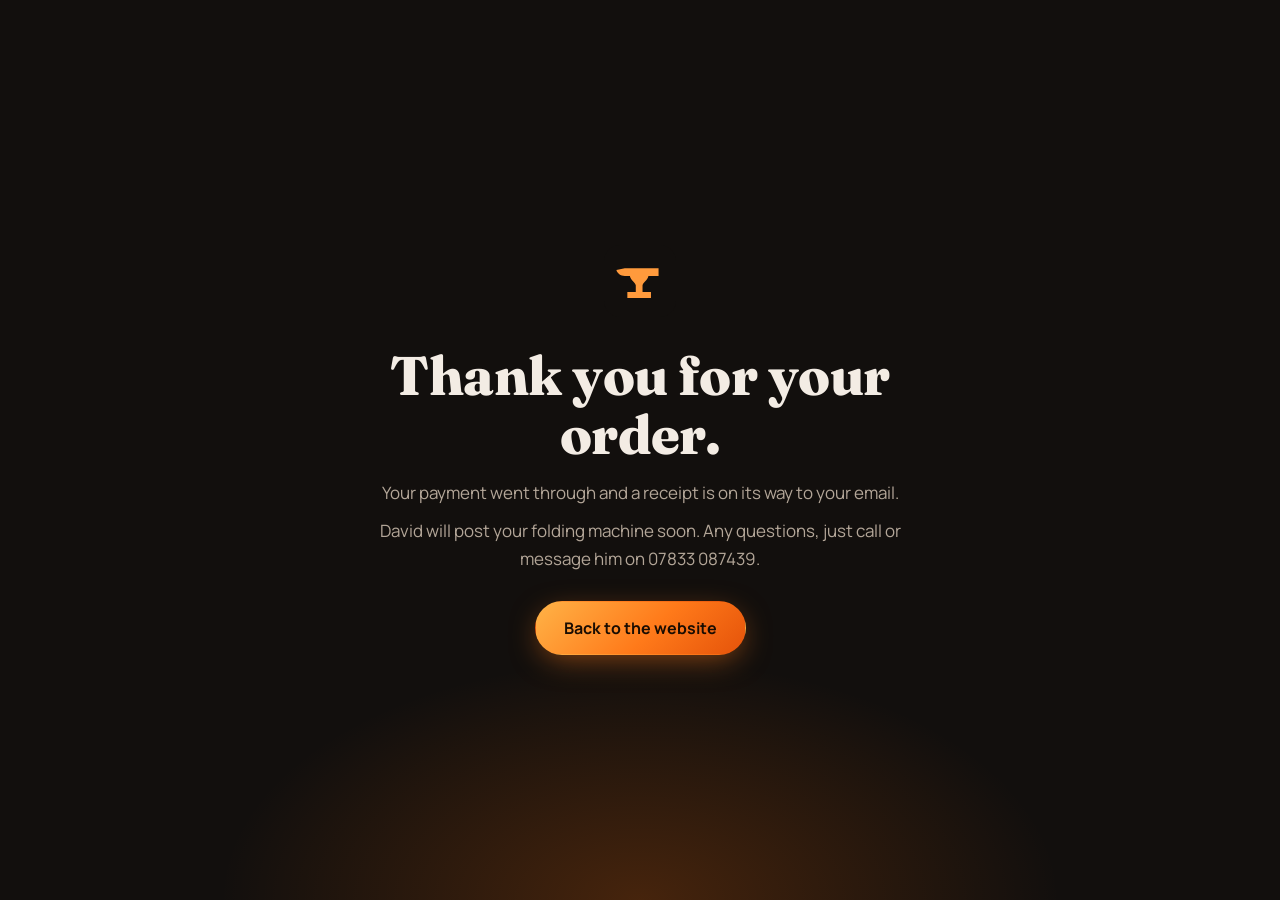
<file: thanks.html>
<!doctype html>
<html lang="en-GB">
<head>
<meta charset="utf-8">
<meta name="viewport" content="width=device-width,initial-scale=1,viewport-fit=cover">
<meta name="robots" content="noindex">
<title>Thank you | David Gillard Metalworks</title>
<link rel="icon" href="logo-icon.svg" type="image/svg+xml">
<link href="https://fonts.googleapis.com/css2?family=Fraunces:opsz,wght@9..144,500;9..144,700;9..144,800&family=Manrope:wght@400;500;700&display=swap" rel="stylesheet">
<link rel="stylesheet" href="css/styles.css">
</head>
<body style="padding-bottom:0">
<main style="min-height:100svh;display:grid;place-items:center;padding:40px 0;background:radial-gradient(700px 400px at 50% 100%,rgba(255,110,10,.22),transparent 60%),var(--bg)">
  <div class="wrap" style="max-width:560px;text-align:center">
    <img src="logo-icon.svg" alt="David Gillard Metalworks" width="72" height="72" style="border-radius:16px">
    <h1 style="font-size:clamp(2.2rem,9vw,3.4rem);margin:22px 0 14px">Thank you for your order.</h1>
    <p class="lead" style="margin:0 auto 10px">Your payment went through and a receipt is on its way to your email.</p>
    <p class="lead" style="margin:0 auto 28px">David will post your folding machine soon. Any questions, just call or message him on 07833 087439.</p>
    <a class="btn btn-fire" href="index.html">Back to the website</a>
  </div>
</main>
</body>
</html>
</file>
<file: css/styles.css>
:root{
  --bg:#120f0d; --bg2:#1a1613; --card:#211c18; --line:#352d27;
  --text:#f3ece4; --mute:#b3a698;
  --ember:#ff7a1a; --ember2:#ffb347; --steel:#9aa3ab;
  --r:18px;
  --head:'Fraunces',Georgia,serif; --body:'Manrope',system-ui,sans-serif;
}
*{box-sizing:border-box;margin:0;padding:0}
html{scroll-behavior:smooth;scroll-padding-top:70px}
body{background:var(--bg);color:var(--text);font:400 1.0625rem/1.65 var(--body);-webkit-font-smoothing:antialiased;padding-bottom:76px;overflow-x:hidden}
a{color:inherit;text-decoration:none}
h1,h2,h3{font-family:var(--head);line-height:1.08;letter-spacing:-.01em}
.wrap{width:min(1120px,100% - 40px);margin-inline:auto}
section{padding:72px 0;position:relative}
.eyebrow{display:inline-flex;gap:10px;align-items:center;font-size:.78rem;font-weight:700;letter-spacing:.2em;text-transform:uppercase;color:var(--ember)}
.eyebrow::before{content:"";width:28px;height:2px;background:var(--ember)}
h2{font-size:clamp(2rem,7vw,3.2rem);margin:14px 0 14px;font-weight:700}
.lead{color:var(--mute);max-width:56ch}

/* buttons */
.btn{display:inline-flex;align-items:center;justify-content:center;gap:10px;min-height:54px;padding:0 28px;border-radius:999px;font-weight:700;font-size:1rem;border:1.5px solid transparent;cursor:pointer;transition:transform .2s,box-shadow .2s,background .2s;font-family:var(--body)}
.btn:active{transform:scale(.97)}
.btn-fire{background:linear-gradient(135deg,var(--ember2),var(--ember) 55%,#e5530a);color:#1a0d02;box-shadow:0 8px 30px -6px rgba(255,122,26,.55)}
.btn-fire:hover{box-shadow:0 12px 40px -4px rgba(255,122,26,.75)}
.btn-ghost{border-color:#5a4d43;color:var(--text);background:rgba(255,255,255,.03)}
.btn-ghost:hover{border-color:var(--ember);color:var(--ember2)}

/* header */
header{position:fixed;inset:0 0 auto;z-index:50;transition:background .3s,backdrop-filter .3s,border-color .3s;border-bottom:1px solid transparent}
header.solid{background:rgba(18,15,13,.85);backdrop-filter:blur(14px);border-color:var(--line)}
.nav{display:flex;align-items:center;justify-content:space-between;height:64px}
.logo{display:flex;align-items:center;gap:10px;font-family:var(--head);font-weight:700;font-size:1.05rem;line-height:1.1}
.logo svg,.logo img{width:36px;height:36px;flex:none}
.logo small{display:block;font-family:var(--body);font-size:.6rem;letter-spacing:.28em;text-transform:uppercase;color:var(--ember);font-weight:700}
.links{display:none}
.burger{width:46px;height:46px;border-radius:50%;border:1px solid var(--line);background:rgba(255,255,255,.04);display:grid;place-content:center;gap:5px;cursor:pointer}
.burger i{display:block;width:20px;height:2px;background:var(--text);transition:.3s}
.burger.open i:nth-child(1){transform:translateY(7px) rotate(45deg)}
.burger.open i:nth-child(2){opacity:0}
.burger.open i:nth-child(3){transform:translateY(-7px) rotate(-45deg)}
.drawer{position:fixed;inset:64px 0 0;background:rgba(18,15,13,.98);z-index:49;display:flex;flex-direction:column;padding:30px 28px;gap:6px;transform:translateY(-12px);opacity:0;pointer-events:none;transition:.3s}
.drawer.open{transform:none;opacity:1;pointer-events:auto}
.drawer a{font-family:var(--head);font-size:2rem;padding:12px 0;border-bottom:1px solid var(--line)}
.drawer .btn{margin-top:22px;font-size:1rem}

/* hero */
.hero{min-height:100svh;display:flex;align-items:center;padding:100px 0 60px;overflow:hidden;background:
  radial-gradient(900px 500px at 80% 100%,rgba(255,110,10,.28),transparent 60%),
  radial-gradient(600px 400px at 0% 0%,rgba(255,150,60,.08),transparent 60%),var(--bg)}
#sparks{position:absolute;inset:0;overflow:hidden;pointer-events:none}
#sparks i{position:absolute;bottom:-12px;left:var(--x);width:var(--s);height:var(--s);border-radius:50%;background:radial-gradient(circle,#ffd08a,#ff7a1a 60%,transparent 70%);box-shadow:0 0 8px 1px rgba(255,122,26,.8);opacity:0;will-change:transform,opacity;animation:ember var(--d) linear var(--l) infinite}
#sparks.off i{animation-play-state:paused}
@keyframes ember{0%{opacity:0;transform:translate3d(0,0,0)}12%{opacity:1}60%{transform:translate3d(var(--dx),-60svh,0)}100%{opacity:0;transform:translate3d(calc(var(--dx)*-.6),-105svh,0)}}
.hero .wrap{position:relative;display:grid;gap:34px}
.badge{display:inline-block;border:1px solid #5a4030;background:rgba(255,122,26,.08);color:var(--ember2);padding:7px 14px;border-radius:999px;font-size:.78rem;font-weight:700;letter-spacing:.06em}
h1{font-size:clamp(2.6rem,12.5vw,5.6rem);font-weight:800;margin:18px 0 20px}
h1 em{font-style:italic;font-weight:500;background:linear-gradient(100deg,var(--ember2),var(--ember),#ff4d00);-webkit-background-clip:text;background-clip:text;color:transparent}
.hero p.lead{font-size:1.15rem}
.cta{display:flex;flex-direction:column;gap:12px;margin-top:28px}
.trust{display:flex;flex-wrap:wrap;gap:8px 22px;margin-top:26px;color:var(--mute);font-size:.9rem}
.trust span::before{content:"✓";color:var(--ember);font-weight:800;margin-right:8px}
.gate-draw path{stroke-dasharray:var(--l,900);stroke-dashoffset:var(--l,900);animation:draw 2.6s .3s forwards cubic-bezier(.6,.1,.2,1)}
@keyframes draw{to{stroke-dashoffset:0}}
.scroll{position:absolute;bottom:20px;left:50%;translate:-50% 0;color:var(--mute);font-size:.7rem;letter-spacing:.3em;text-transform:uppercase;display:none}

/* ticker */
.ticker{border-block:1px solid var(--line);background:var(--bg2);overflow:hidden;padding:18px 0;white-space:nowrap}
.ticker div{display:inline-flex;gap:40px;animation:tick 28s linear infinite;font-family:var(--head);font-size:1.3rem;color:var(--steel)}
.ticker b{color:var(--ember);font-weight:500}
@keyframes tick{to{transform:translateX(-50%)}}

/* services */
.grid{display:grid;gap:16px;margin-top:36px}
.card{background:linear-gradient(160deg,var(--card),#1a1613);border:1px solid var(--line);border-radius:var(--r);padding:26px;position:relative;overflow:hidden;transition:transform .3s,border-color .3s}
.card:hover{transform:translateY(-4px);border-color:#6b4a30}
.card::before{content:"";position:absolute;top:0;left:0;right:0;height:2px;background:linear-gradient(90deg,transparent,var(--ember),transparent);opacity:0;transition:.3s}
.card:hover::before{opacity:1}
.ico{width:56px;height:56px;border-radius:14px;background:rgba(255,122,26,.1);border:1px solid #5a3a22;display:grid;place-items:center;margin-bottom:18px}
.ico svg{width:30px;height:30px;stroke:var(--ember2);fill:none;stroke-width:1.6;stroke-linecap:round;stroke-linejoin:round}
.card h3{font-size:1.5rem;margin-bottom:8px}
.card p{color:var(--mute);font-size:.98rem}
.card ul{list-style:none;margin-top:14px;display:flex;flex-wrap:wrap;gap:8px}
.card li{font-size:.78rem;padding:5px 12px;border-radius:999px;background:rgba(255,255,255,.05);color:var(--steel)}

/* work */
.work{background:var(--bg2)}
.tiles{display:grid;grid-template-columns:1fr 1fr;gap:12px;margin-top:34px}
.tile{aspect-ratio:1/1.1;border-radius:var(--r);position:relative;overflow:hidden;border:1px solid var(--line);display:flex;align-items:flex-end;padding:14px;background:var(--c1)}
.tile.tall{grid-row:span 2;aspect-ratio:auto}
.tile svg{position:absolute;inset:0;width:100%;height:100%;opacity:.9}
.tile span{position:relative;font-family:var(--head);font-size:1rem;text-shadow:0 2px 12px #000}
.tile::after{content:"";position:absolute;inset:0;background:linear-gradient(transparent 45%,rgba(0,0,0,.75))}
.tile span{z-index:2}
.note{margin-top:18px;font-size:.85rem;color:var(--mute);border:1px dashed #5a4d43;border-radius:12px;padding:12px 16px}

/* process */
.steps{display:grid;gap:0;margin-top:36px;counter-reset:s;position:relative}
.step{display:grid;grid-template-columns:56px 1fr;gap:18px;padding-bottom:30px;position:relative}
.step:not(:last-child)::before{content:"";position:absolute;left:27px;top:56px;bottom:0;width:2px;background:linear-gradient(var(--ember),transparent)}
.num{width:56px;height:56px;border-radius:50%;border:2px solid var(--ember);display:grid;place-items:center;font-family:var(--head);font-size:1.3rem;color:var(--ember2);background:var(--bg)}
.step h3{font-size:1.35rem;margin:4px 0 4px}
.step p{color:var(--mute);font-size:.98rem}

/* about */
.about .box{display:grid;gap:30px;background:linear-gradient(150deg,#251d17,#17120f);border:1px solid var(--line);border-radius:28px;padding:30px 24px;position:relative;overflow:hidden}
.about .box::after{content:"";position:absolute;right:-80px;top:-80px;width:260px;height:260px;background:radial-gradient(closest-side,rgba(255,122,26,.3),transparent)}
.stats{display:grid;grid-template-columns:repeat(3,1fr);gap:10px;position:relative}
.stat{text-align:center;padding:16px 6px;border-radius:14px;background:rgba(255,255,255,.04);border:1px solid var(--line)}
.stat b{display:block;font-family:var(--head);font-size:1.8rem;color:var(--ember2)}
.stat small{font-size:.72rem;color:var(--mute);line-height:1.2;display:block}
.about p+p{margin-top:14px}
.about .lead{position:relative}

/* contact */
.contact .box{display:grid;gap:28px}
.info{display:grid;gap:12px}
.row{display:flex;gap:16px;align-items:center;padding:16px 18px;border-radius:14px;background:var(--card);border:1px solid var(--line)}
.row .ico{margin:0;width:46px;height:46px;flex:none}
.row small{display:block;color:var(--mute);font-size:.78rem;letter-spacing:.08em;text-transform:uppercase}
.row b{font-size:1.05rem}
form{display:grid;gap:14px;background:var(--card);border:1px solid var(--line);border-radius:24px;padding:24px}
label{font-size:.82rem;font-weight:700;color:var(--steel);display:grid;gap:7px}
input,select,textarea{font:inherit;font-size:16px;color:var(--text);background:#120f0d;border:1.5px solid var(--line);border-radius:12px;padding:14px;min-height:52px;width:100%;transition:border-color .2s}
input:focus,select:focus,textarea:focus{outline:none;border-color:var(--ember)}
textarea{min-height:120px;resize:vertical}
.sent{display:none;text-align:center;color:var(--ember2);font-weight:700;padding:10px}

footer{border-top:1px solid var(--line);padding:34px 0 20px;color:var(--mute);font-size:.88rem;text-align:center}
footer .logo{justify-content:center;margin-bottom:12px;color:var(--text)}

/* sticky mobile bar */
.dock{position:fixed;inset:auto 0 0;z-index:60;display:grid;grid-template-columns:1fr 1fr;gap:10px;padding:10px 14px calc(10px + env(safe-area-inset-bottom));background:rgba(18,15,13,.92);backdrop-filter:blur(14px);border-top:1px solid var(--line)}
.dock .btn{min-height:52px;padding:0 10px}

/* reveal */
.rv{opacity:0;transform:translateY(24px);transition:opacity .8s,transform .8s}
.rv.in{opacity:1;transform:none}
@media (prefers-reduced-motion:reduce){*{animation:none!important;transition:none!important}.rv{opacity:1;transform:none}.gate-draw path{stroke-dashoffset:0}}

/* desktop */
@media (min-width:760px){
  body{padding-bottom:0}
  .dock,.burger,.drawer{display:none}
  .links{display:flex;gap:30px;align-items:center;font-size:.92rem;font-weight:500;color:var(--mute)}
  .links a:hover{color:var(--ember2)}
  .links .btn{min-height:44px;padding:0 22px;color:#1a0d02}
  .hero .wrap{max-width:820px}
  .cta{flex-direction:row}
  .scroll{display:block}
  .grid{grid-template-columns:repeat(2,1fr);gap:20px}
  .tiles{grid-template-columns:repeat(4,1fr);gap:16px}
  .tile.tall{grid-row:span 2}
  .steps{grid-template-columns:repeat(4,1fr);gap:24px}
  .step{grid-template-columns:1fr;padding:0}
  .step:not(:last-child)::before{left:64px;right:-24px;top:27px;bottom:auto;width:auto;height:2px;background:linear-gradient(90deg,var(--ember),transparent)}
  .about .box{grid-template-columns:1.3fr 1fr;padding:56px;align-items:center}
  .contact .box{grid-template-columns:.9fr 1.1fr}
  section{padding:110px 0}
}

/* services finish */
.finish{margin-top:22px;border:1px solid #5a3a22;border-radius:var(--r);padding:24px;background:linear-gradient(150deg,rgba(255,122,26,.12),rgba(255,122,26,.02))}
.finish h3{font-size:1.3rem;margin-bottom:14px}
.fin{display:grid;gap:12px}
.fin div{display:flex;flex-direction:column}
.fin b{color:var(--ember2);font-size:1.05rem}
.fin span{color:var(--mute);font-size:.92rem}
/* gallery */
.filters{display:flex;gap:8px;overflow-x:auto;margin:26px -20px 0;padding:0 20px 6px;scrollbar-width:none}
.filters::-webkit-scrollbar{display:none}
.chip{flex:none;min-height:44px;padding:0 20px;border-radius:999px;border:1.5px solid var(--line);background:transparent;color:var(--mute);font:700 .9rem var(--body);cursor:pointer;transition:.2s}
.chip.on{background:var(--ember);border-color:var(--ember);color:#1a0d02}
.shots{display:grid;grid-template-columns:1fr 1fr;gap:10px;margin-top:18px}
.shot{position:relative;aspect-ratio:1;border-radius:14px;overflow:hidden;border:1px solid var(--line);background:var(--card);padding:0;cursor:zoom-in;display:block}
.shot img{position:absolute;inset:0;width:100%;height:100%;object-fit:cover;display:block;transition:transform .5s}
.shot:hover img{transform:scale(1.06)}
.shot::after{content:"";position:absolute;inset:45% 0 0;background:linear-gradient(transparent,rgba(0,0,0,.8))}
.shot span{position:absolute;left:10px;right:10px;bottom:8px;z-index:2;text-align:left;font:500 .78rem/1.25 var(--body);color:#fff}
.shot[hidden]{display:none}
.cta-row{margin-top:28px;text-align:center}
#more[hidden]{display:none}
.lb{position:fixed;inset:0;z-index:100;background:rgba(10,8,7,.99);display:none;align-items:center;justify-content:center;flex-direction:column;padding:60px 12px 70px}
.lb.open{display:flex}
.lb img{max-width:100%;max-height:100%;object-fit:contain;border-radius:10px}
.lb p{position:absolute;bottom:22px;left:0;right:0;text-align:center;color:var(--mute);font-size:.92rem;padding:0 70px}
.lb-x,.lb-n{position:absolute;width:48px;height:48px;border-radius:50%;border:1px solid var(--line);background:rgba(255,255,255,.08);color:#fff;font-size:1.8rem;line-height:1;cursor:pointer;display:grid;place-items:center}
.lb-x{top:12px;right:12px}.lb-p{left:8px;top:50%}.lb-nx{right:8px;top:50%}
@media (min-width:760px){.shots{grid-template-columns:repeat(4,1fr);gap:14px}.fin{grid-template-columns:repeat(3,1fr)}.filters{margin-inline:0;padding-inline:0}.shot span{font-size:.85rem}}

/* shop */
.pdp{display:grid;grid-template-columns:minmax(0,1fr);gap:26px;margin-top:34px}
.pdp>*{min-width:0}
.gmain{position:relative;aspect-ratio:4/3;border-radius:var(--r);overflow:hidden;background:#0d0a09;border:1px solid var(--line)}
.gmain img{width:100%;height:100%;object-fit:contain;display:block}
.g-n{position:absolute;top:50%;translate:0 -50%;width:44px;height:44px;border-radius:50%;border:1px solid rgba(255,255,255,.2);background:rgba(18,15,13,.7);color:#fff;font-size:1.6rem;line-height:1;cursor:pointer;display:grid;place-items:center}
.g-p{left:10px}.g-nx{right:10px}
.gcount{position:absolute;right:10px;bottom:10px;background:rgba(18,15,13,.75);padding:3px 10px;border-radius:999px;font-size:.75rem;color:var(--mute)}
.thumbs{display:flex;gap:8px;overflow-x:auto;margin-top:10px;padding-bottom:4px;scrollbar-width:none}
.thumbs::-webkit-scrollbar{display:none}
.pt{flex:none;width:68px;height:52px;border-radius:10px;overflow:hidden;border:2px solid transparent;padding:0;background:#0d0a09;cursor:pointer;opacity:.6;transition:.2s}
.pt.on{border-color:var(--ember);opacity:1}
.pt img{width:100%;height:100%;object-fit:cover;display:block}
.tag{display:inline-block;font-size:.75rem;font-weight:700;letter-spacing:.08em;text-transform:uppercase;color:var(--ember2);border:1px solid #5a4030;background:rgba(255,122,26,.08);padding:5px 12px;border-radius:999px}
.pinfo h3{font-size:clamp(1.7rem,6vw,2.3rem);margin:14px 0 8px}
.sub{color:var(--mute)}
.stars-sm{margin-top:12px;font-size:.88rem;color:var(--mute)}
.stars-sm span{color:var(--ember2);letter-spacing:.12em;margin-right:6px}
.priceblock{display:flex;align-items:baseline;gap:8px;margin-top:18px}
.price{font-family:var(--head);font-size:3rem;font-weight:800;color:var(--text);line-height:1}
.each{color:var(--mute)}
.multinote{margin-top:10px;font-size:.88rem;color:var(--mute)}.multinote a,.buymsg a{color:var(--ember2);text-decoration:underline}
.buymsg{margin-top:12px;font-size:.9rem;color:var(--ember2);background:rgba(255,122,26,.08);border:1px solid #5a4030;border-radius:12px;padding:10px 14px}
.buymsg[hidden]{display:none}
.multi{list-style:none;display:flex;flex-wrap:wrap;gap:8px;margin-top:12px}
.multi li{font-size:.82rem;padding:6px 12px;border-radius:999px;background:rgba(255,255,255,.05);color:var(--steel)}
.multi b{color:var(--ember2);margin-right:6px}
.buyrow{display:flex;gap:12px;margin-top:20px}
.qty{display:flex;align-items:center;border:1.5px solid var(--line);border-radius:999px;height:54px;flex:none}
.qty button{width:46px;height:100%;background:none;border:0;color:var(--text);font-size:1.3rem;cursor:pointer}
.qty output{min-width:24px;text-align:center;font-weight:700}
.buy{flex:1}
.ship{margin-top:12px;font-size:.92rem;color:var(--mute)}
.ship b{color:var(--text)}
.specs{list-style:none;margin-top:22px;display:grid;gap:10px;padding-top:20px;border-top:1px solid var(--line)}
.specs li{padding-left:28px;position:relative;font-size:.98rem}
.specs li::before{content:"✓";position:absolute;left:0;color:var(--ember);font-weight:800}
.fine{margin:12px 0;font-size:.82rem;color:var(--mute)}
.proof{margin-top:30px;max-width:640px;margin-inline:auto;overflow:hidden}
.ptrack{display:flex;transition:transform .4s ease}
.ptrack figure{flex:0 0 100%;min-width:0}
.pnav{display:flex;align-items:center;justify-content:center;gap:16px;margin-top:14px}
.pa{width:44px;height:44px;border-radius:50%;border:1px solid var(--line);background:rgba(255,255,255,.05);color:var(--text);font-size:1.5rem;line-height:1;cursor:pointer}
.pdots{display:flex;gap:8px}
.pdots i{width:8px;height:8px;border-radius:50%;background:var(--line);transition:.2s}
.pdots i.on{background:var(--ember);width:22px;border-radius:999px}
.proof figure{background:var(--card);border:1px solid var(--line);border-radius:var(--r);padding:20px}
.proof blockquote{font-family:var(--head);font-size:1.25rem;line-height:1.35}
.proof figcaption{margin-top:10px;font-size:.8rem;color:var(--mute)}
@media (min-width:760px){.pdp{grid-template-columns:minmax(0,1.1fr) minmax(0,.9fr);gap:44px;align-items:start}.pt{width:84px;height:62px}}
/* reviews */
.rbox{text-align:center;max-width:680px;margin-inline:auto;border:1px solid #5a3a22;border-radius:28px;padding:40px 24px;background:radial-gradient(500px 220px at 50% 0,rgba(255,122,26,.16),transparent),var(--card)}
.rbox .lead{margin:0 auto 26px}
.stars{color:var(--ember2);font-size:1.8rem;letter-spacing:.2em}
@media (min-width:760px){.rbox{padding:56px}}

.pdp+.pdp{margin-top:56px;padding-top:48px;border-top:1px solid var(--line)}
.pdp+.proof{margin-top:48px}
.proof+.pdp{margin-top:56px;padding-top:48px;border-top:1px solid var(--line)}
.pmore-t{display:inline-flex;align-items:center;gap:6px;margin:14px 0 4px;padding:6px 0;background:none;border:0;border-bottom:1px solid var(--ember2);color:var(--ember2);font:600 .92rem var(--body);cursor:pointer}
.pmore-t::after{content:"+";font-size:1.1em}
.pmore-t[aria-expanded="true"]::after{content:"\2212"}
.pmore[hidden]{display:none}
</file>
